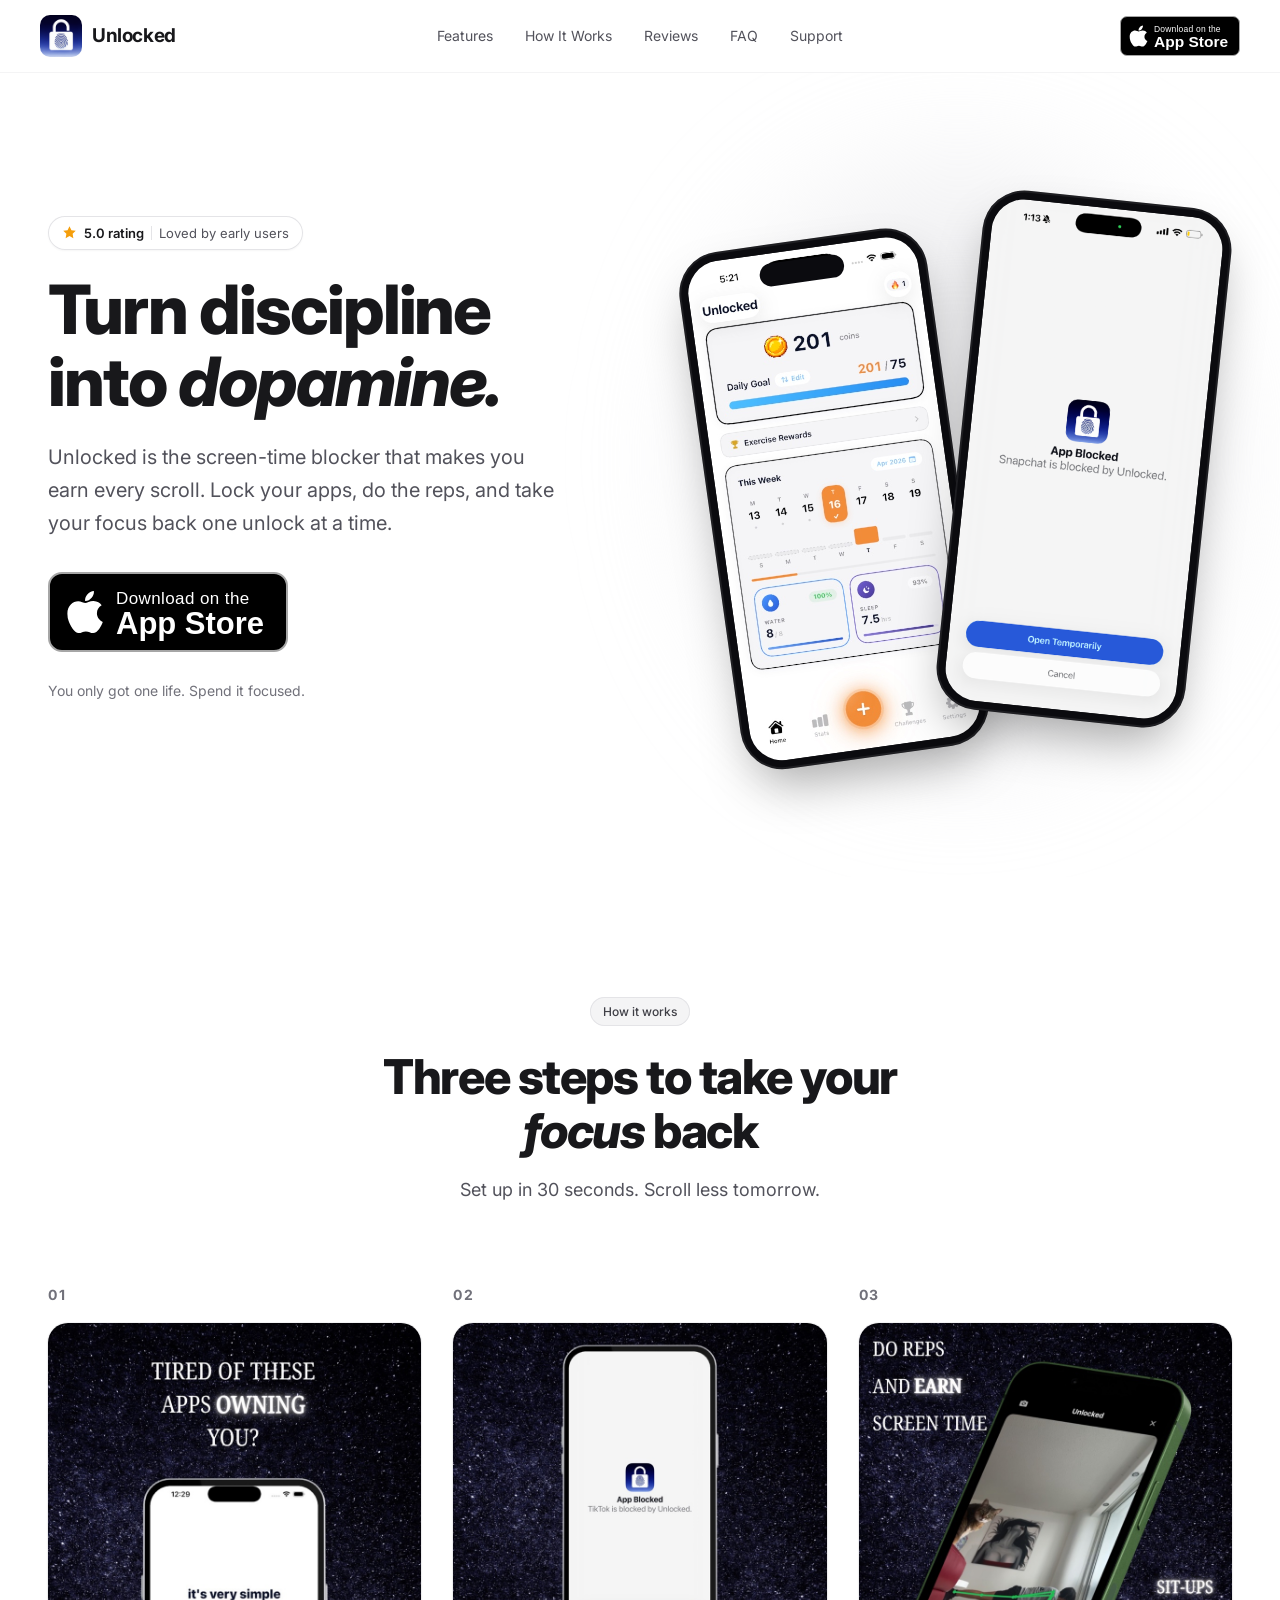
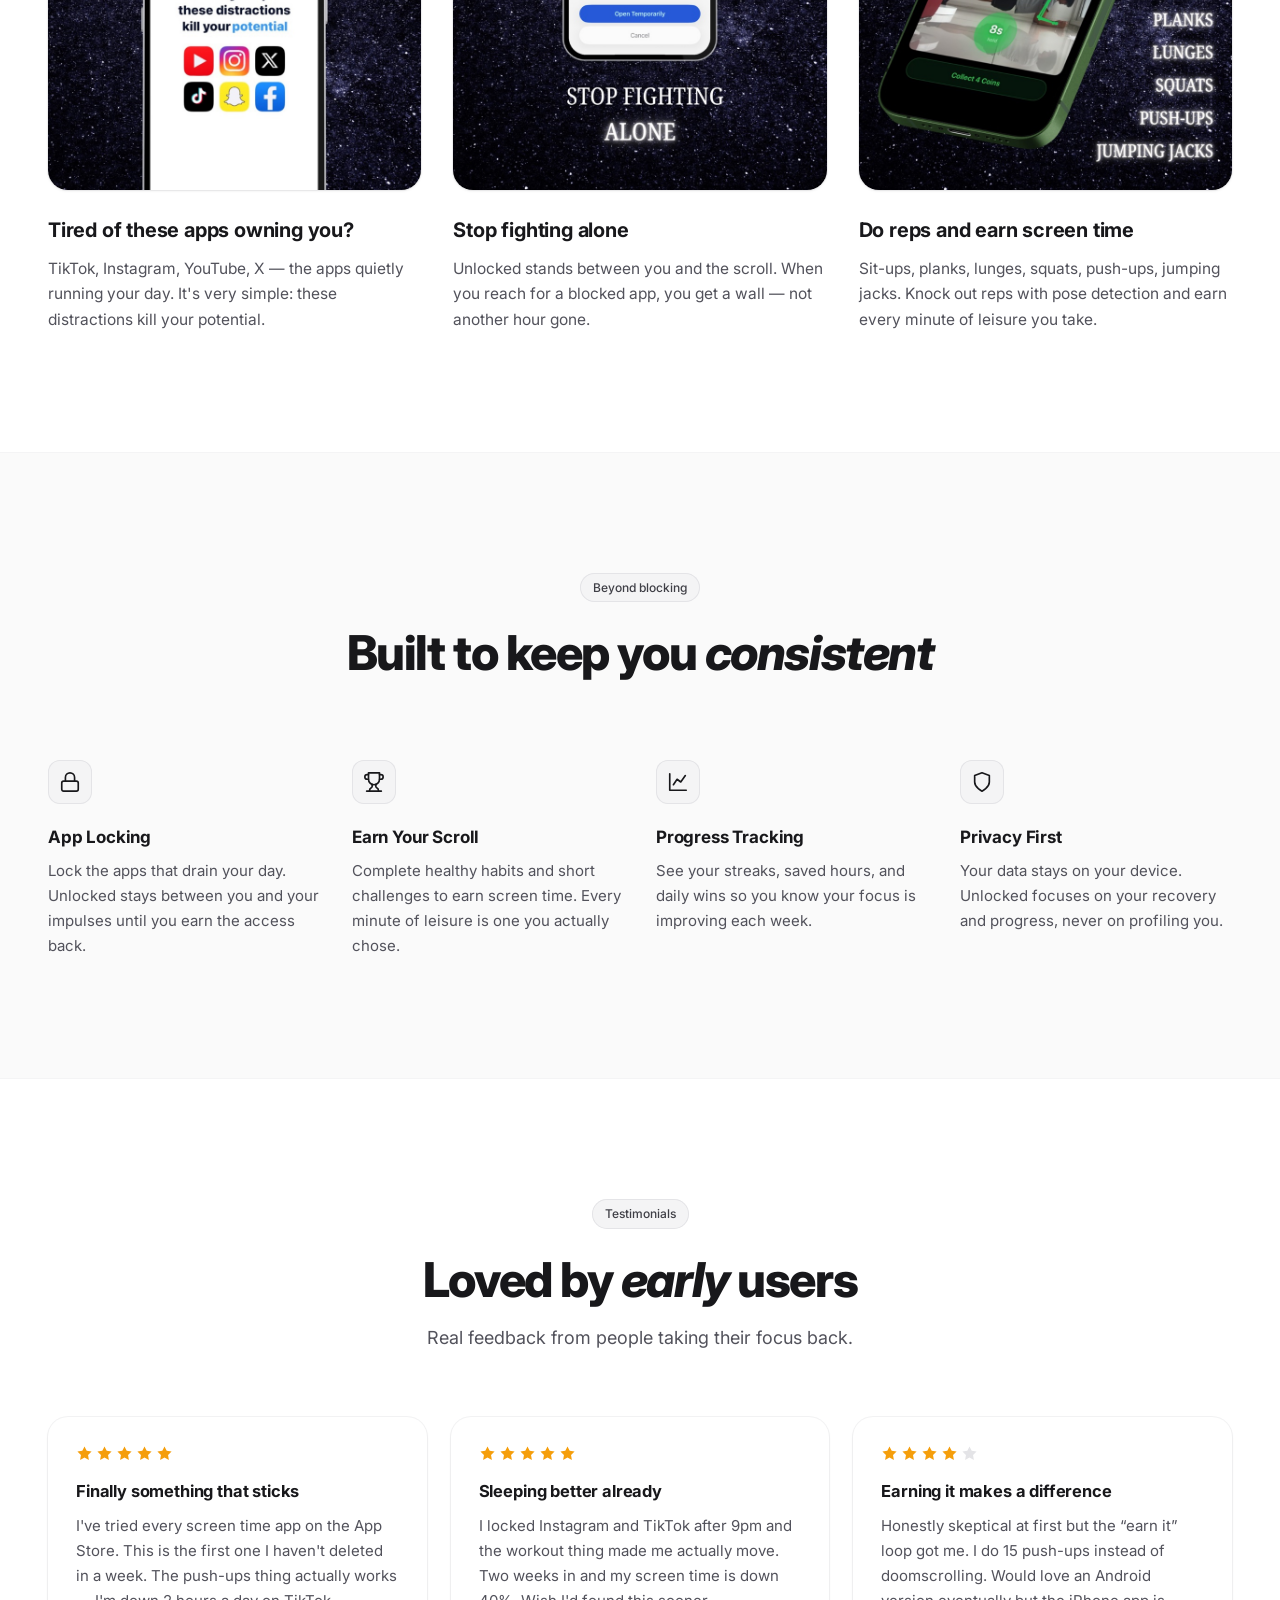
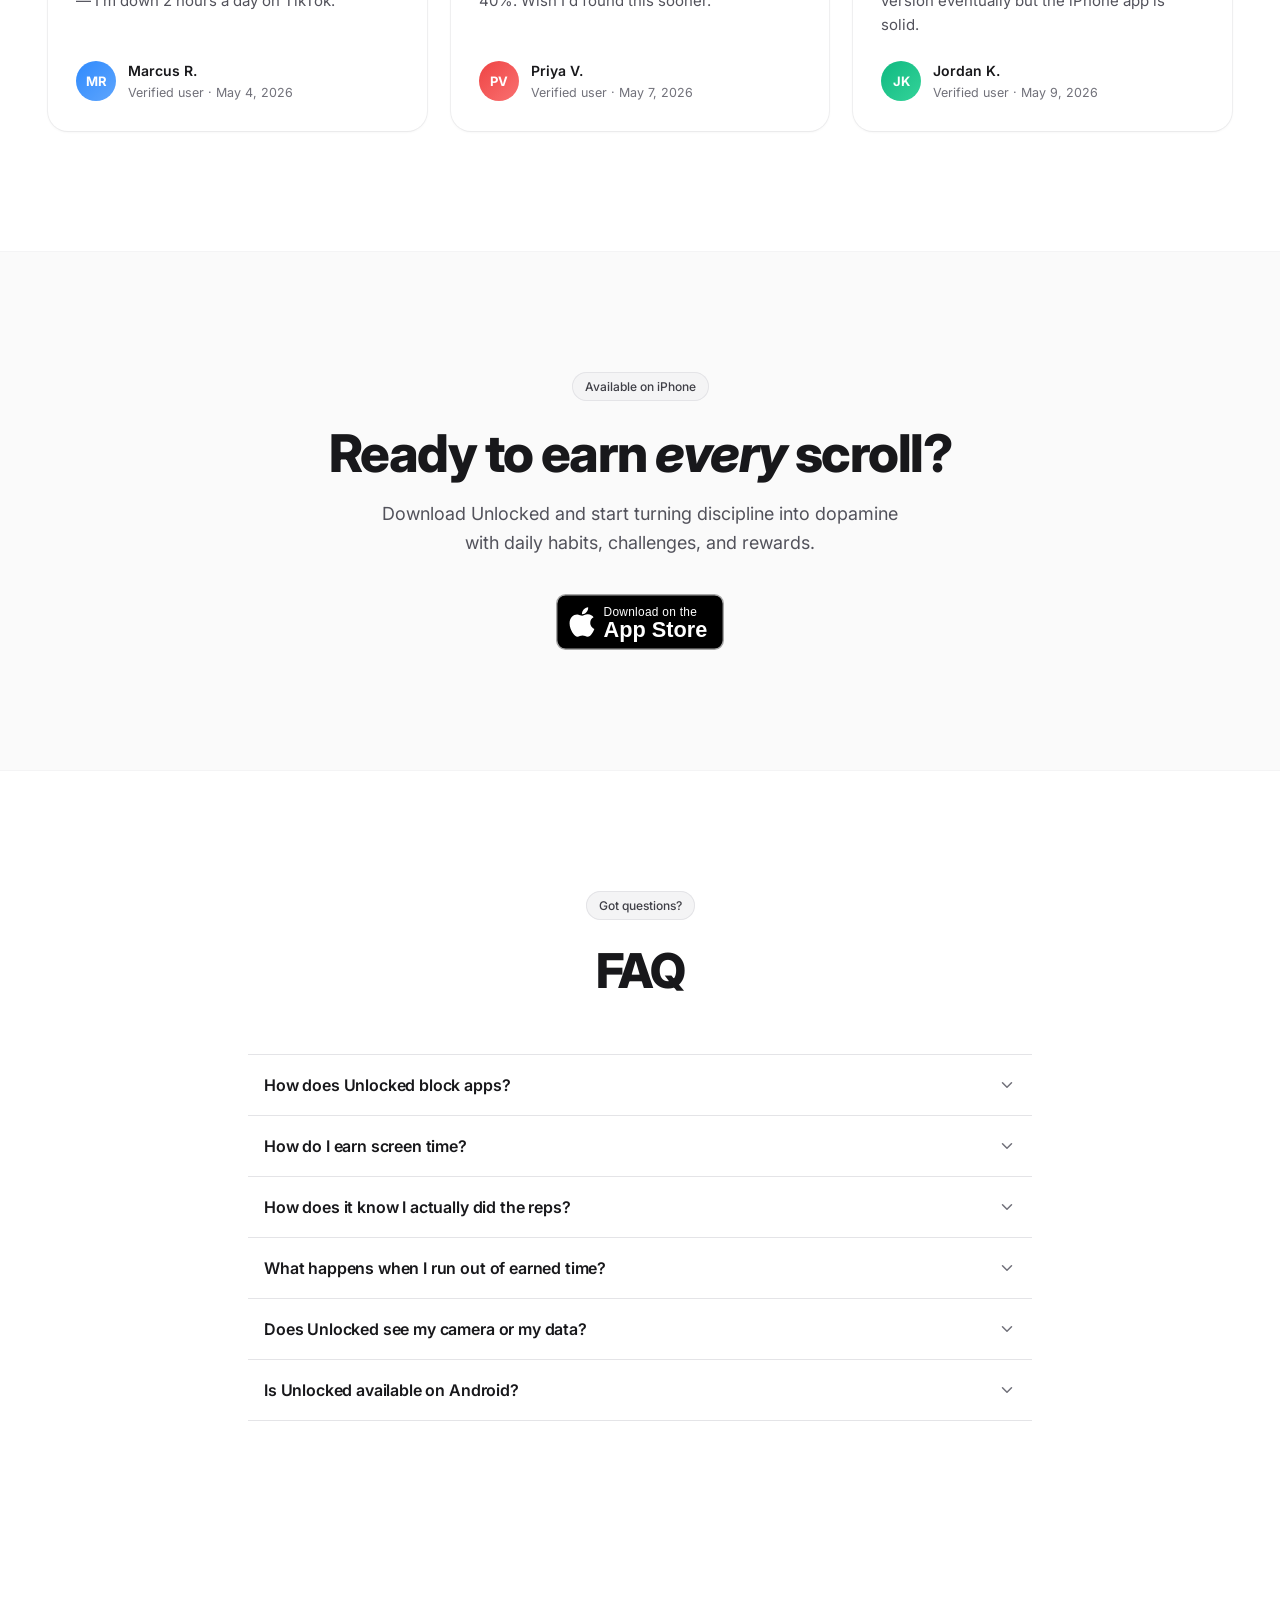
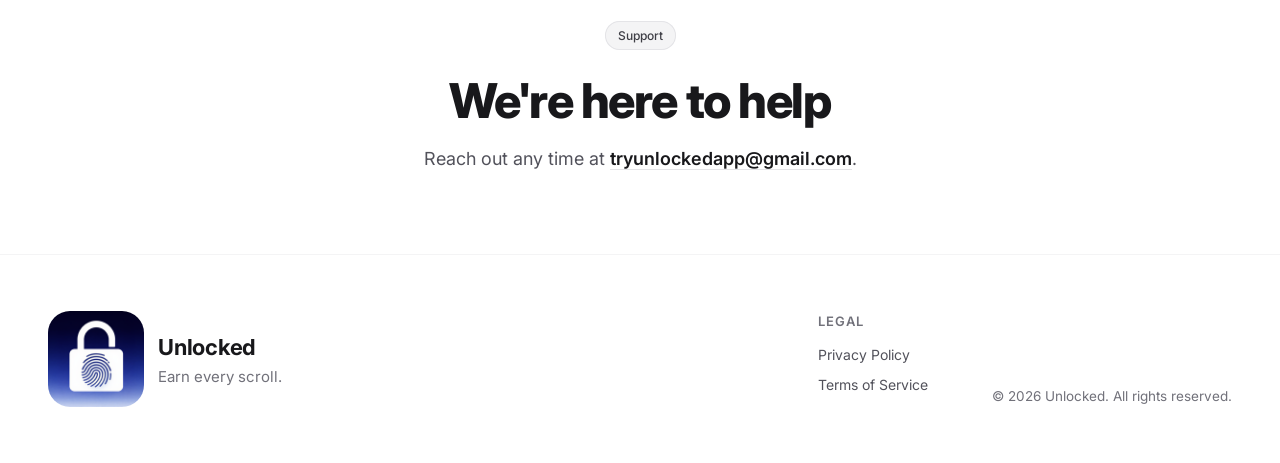
<file: index.html>
<!DOCTYPE html>
<html lang="en">
<head>
  <meta charset="UTF-8" />
  <title>Unlocked – Turn Discipline Into Dopamine</title>
  <meta name="viewport" content="width=device-width, initial-scale=1" />
  <meta
    name="description"
    content="Unlocked is a screen time blocker that helps you earn your scrolls. Build discipline, complete healthy routines, and unlock your apps the right way."
  />
  <meta property="og:title" content="Unlocked – Turn Discipline Into Dopamine" />
  <meta property="og:description" content="Earn every scroll. Lock your apps, build discipline, and reclaim your focus." />
  <meta property="og:image" content="assets/images/unlocked-logo.png" />
  <link rel="icon" type="image/png" href="assets/images/favicon.png" />
  <link rel="apple-touch-icon" href="assets/images/favicon.png" />
  <meta name="theme-color" content="#ffffff" />
  <link rel="preload" as="image" href="assets/images/sc2.png" fetchpriority="high" />
  <link rel="preconnect" href="https://fonts.googleapis.com" />
  <link rel="preconnect" href="https://fonts.gstatic.com" crossorigin />
  <link href="https://fonts.googleapis.com/css2?family=Inter:ital,wght@0,400;0,500;0,600;0,700;0,800;1,700;1,800&display=swap" rel="stylesheet" />
  <link rel="stylesheet" href="styles.css" />
</head>
<body class="page page--light-landing">
  <header class="site-header">
    <div class="site-header__inner">
      <a href="#home" class="site-header__brand">
        <img src="assets/images/unlocked-logo.png" alt="" class="site-header__logo" />
        <span class="site-header__name">Unlocked</span>
      </a>

      <nav class="site-nav">
        <a href="#features" class="site-nav__link">Features</a>
        <a href="#how-it-works" class="site-nav__link">How It Works</a>
        <a href="#testimonials" class="site-nav__link">Reviews</a>
        <a href="#faq" class="site-nav__link">FAQ</a>
        <a href="#support" class="site-nav__link">Support</a>
      </nav>

      <div class="site-header__cta">
        <a
          href="https://apps.apple.com/us/app/unlocked-screen-time-blocker/id6764413366"
          target="_blank"
          rel="noopener noreferrer"
          class="store-badge store-badge--header"
          aria-label="Download Unlocked on the App Store"
        >
          <svg viewBox="0 0 120 40" xmlns="http://www.w3.org/2000/svg" role="img" aria-hidden="true">
            <rect x="0.5" y="0.5" width="119" height="39" rx="6.5" fill="#000" stroke="#a6a6a6" />
            <g transform="translate(9.5, 8) scale(0.047)">
              <path fill="#fff" d="M318.7 268.7c-.2-36.7 16.4-64.4 50-84.8-18.8-26.9-47.2-41.7-84.7-44.6-35.5-2.7-74.3 20.7-88.5 20.7-15 0-49.4-19.7-76.4-19.7C63.3 141.2 4 184.8 4 273.5q0 39.3 14.4 81.2c12.8 36.7 59 126.7 107.2 125.2 25.2-.6 43-17.9 75.8-17.9 31.8 0 48.3 17.9 76.4 17.9 48.6-.7 90.4-82.5 102.6-119.3-65.2-30.7-61.7-90-61.7-91.9zm-56.6-164.2c27.3-32.4 24.8-61.9 24-72.5-24.1 1.4-52 16.4-67.9 34.9-17.5 19.8-27.8 44.3-25.6 71.9 26.1 2 49.9-11.4 69.5-34.3z"/>
            </g>
            <text x="34" y="16" fill="#fff" font-family="-apple-system, 'Helvetica Neue', Helvetica, Arial, sans-serif" font-size="8.5" letter-spacing="0.2">Download on the</text>
            <text x="34" y="31" fill="#fff" font-family="-apple-system, 'Helvetica Neue', Helvetica, Arial, sans-serif" font-size="15.5" font-weight="600">App Store</text>
          </svg>
        </a>
      </div>
    </div>
  </header>

  <main id="home">
    <!-- HERO -->
    <section class="hero">
      <div class="container hero__grid">
        <div class="hero__copy">
          <div class="hero__badge reveal">
            <span class="hero__rating-pill">
              <svg class="hero__star" viewBox="0 0 24 24" aria-hidden="true"><path d="M12 2l3.09 6.26L22 9.27l-5 4.87 1.18 6.88L12 17.77l-6.18 3.25L7 14.14 2 9.27l6.91-1.01L12 2z"/></svg>
              <strong>5.0 rating</strong>
              <span class="hero__rating-divider" aria-hidden="true"></span>
              Loved by early users
            </span>
          </div>

          <h1 class="hero__title reveal reveal-delay-1">
            Turn discipline<br />
            into <em>dopamine.</em>
          </h1>

          <p class="hero__subtitle reveal reveal-delay-2">
            Unlocked is the screen-time blocker that makes you earn every scroll. Lock your apps, do the reps, and take
            your focus back one unlock at a time.
          </p>

          <div class="hero__actions reveal reveal-delay-3">
            <a
              href="https://apps.apple.com/us/app/unlocked-screen-time-blocker/id6764413366"
              target="_blank"
              rel="noopener noreferrer"
              class="store-badge store-badge--hero"
              aria-label="Download Unlocked on the App Store"
            >
              <svg viewBox="0 0 120 40" xmlns="http://www.w3.org/2000/svg" role="img" aria-hidden="true">
                <rect x="0.5" y="0.5" width="119" height="39" rx="6.5" fill="#000" stroke="#a6a6a6" />
                <g transform="translate(9.5, 8) scale(0.047)">
                  <path fill="#fff" d="M318.7 268.7c-.2-36.7 16.4-64.4 50-84.8-18.8-26.9-47.2-41.7-84.7-44.6-35.5-2.7-74.3 20.7-88.5 20.7-15 0-49.4-19.7-76.4-19.7C63.3 141.2 4 184.8 4 273.5q0 39.3 14.4 81.2c12.8 36.7 59 126.7 107.2 125.2 25.2-.6 43-17.9 75.8-17.9 31.8 0 48.3 17.9 76.4 17.9 48.6-.7 90.4-82.5 102.6-119.3-65.2-30.7-61.7-90-61.7-91.9zm-56.6-164.2c27.3-32.4 24.8-61.9 24-72.5-24.1 1.4-52 16.4-67.9 34.9-17.5 19.8-27.8 44.3-25.6 71.9 26.1 2 49.9-11.4 69.5-34.3z"/>
                </g>
                <text x="34" y="16" fill="#fff" font-family="-apple-system, 'Helvetica Neue', Helvetica, Arial, sans-serif" font-size="8.5" letter-spacing="0.2">Download on the</text>
                <text x="34" y="31" fill="#fff" font-family="-apple-system, 'Helvetica Neue', Helvetica, Arial, sans-serif" font-size="15.5" font-weight="600">App Store</text>
              </svg>
            </a>
          </div>

          <p class="hero__meta reveal reveal-delay-3">You only got one life. Spend it focused.</p>
        </div>

        <div class="hero__device reveal reveal-delay-2">
          <div class="hero__glow" aria-hidden="true"></div>

          <div class="phone phone--left">
            <div class="phone__notch" aria-hidden="true"></div>
            <img src="assets/images/sc2.png" alt="Unlocked home dashboard showing coins, daily goal, and weekly progress" class="phone__screen" width="402" height="874" />
          </div>

          <div class="phone phone--right">
            <img src="assets/images/blocked-screen.png" alt="Unlocked block screen: Snapchat is blocked by Unlocked" class="phone__screen" width="660" height="1434" />
          </div>
        </div>
      </div>
    </section>

    <!-- HOW IT WORKS -->
    <section class="section" id="how-it-works">
      <div class="container">
        <div class="section__header">
          <span class="section__pill">How it works</span>
          <h2 class="section__title">Three steps to take your <em>focus</em> back</h2>
          <p class="section__subtitle">Set up in 30 seconds. Scroll less tomorrow.</p>
        </div>

        <div class="steps">
          <article class="step reveal">
            <span class="step__number">01</span>
            <div class="step__media">
              <img src="assets/images/step-1.jpg?v=2" alt="Tired of these apps owning you? — distractions kill your potential" loading="lazy" />
            </div>
            <h3 class="step__title">Tired of these apps owning you?</h3>
            <p class="step__text">
              TikTok, Instagram, YouTube, X — the apps quietly running your day. It&apos;s very simple: these
              distractions kill your potential.
            </p>
          </article>

          <article class="step reveal reveal-delay-1">
            <span class="step__number">02</span>
            <div class="step__media">
              <img src="assets/images/step-2.jpg?v=2" alt="Stop fighting alone — TikTok is blocked by Unlocked" loading="lazy" />
            </div>
            <h3 class="step__title">Stop fighting alone</h3>
            <p class="step__text">
              Unlocked stands between you and the scroll. When you reach for a blocked app, you get a wall — not
              another hour gone.
            </p>
          </article>

          <article class="step reveal reveal-delay-2">
            <span class="step__number">03</span>
            <div class="step__media">
              <img src="assets/images/step-3.jpg?v=2" alt="Do reps and earn screen time — sit-ups, planks, lunges, squats, push-ups, jumping jacks" loading="lazy" />
            </div>
            <h3 class="step__title">Do reps and earn screen time</h3>
            <p class="step__text">
              Sit-ups, planks, lunges, squats, push-ups, jumping jacks. Knock out reps with pose detection and earn
              every minute of leisure you take.
            </p>
          </article>
        </div>
      </div>
    </section>

    <!-- FEATURES -->
    <section class="section section--band" id="features">
      <div class="container">
        <div class="section__header">
          <span class="section__pill">Beyond blocking</span>
          <h2 class="section__title">Built to keep you <em>consistent</em></h2>
        </div>

        <div class="features">
          <article class="feature reveal">
            <div class="feature__icon">
              <svg viewBox="0 0 24 24" fill="none" stroke="currentColor" stroke-width="1.8" stroke-linecap="round" stroke-linejoin="round" aria-hidden="true">
                <rect x="3" y="11" width="18" height="11" rx="2" ry="2"></rect>
                <path d="M7 11V7a5 5 0 0 1 10 0v4"></path>
              </svg>
            </div>
            <h3 class="feature__title">App Locking</h3>
            <p class="feature__text">
              Lock the apps that drain your day. Unlocked stays between you and your impulses until you earn the
              access back.
            </p>
          </article>

          <article class="feature reveal reveal-delay-1">
            <div class="feature__icon">
              <svg viewBox="0 0 24 24" fill="none" stroke="currentColor" stroke-width="1.8" stroke-linecap="round" stroke-linejoin="round" aria-hidden="true">
                <path d="M6 9H4.5a2.5 2.5 0 0 1 0-5H6"></path>
                <path d="M18 9h1.5a2.5 2.5 0 0 0 0-5H18"></path>
                <path d="M4 22h16"></path>
                <path d="M10 14.66V17c0 .55-.47.98-.97 1.21C7.85 18.75 7 20.24 7 22"></path>
                <path d="M14 14.66V17c0 .55.47.98.97 1.21C16.15 18.75 17 20.24 17 22"></path>
                <path d="M18 2H6v7a6 6 0 0 0 12 0V2Z"></path>
              </svg>
            </div>
            <h3 class="feature__title">Earn Your Scroll</h3>
            <p class="feature__text">
              Complete healthy habits and short challenges to earn screen time. Every minute of leisure is one you
              actually chose.
            </p>
          </article>

          <article class="feature reveal reveal-delay-2">
            <div class="feature__icon">
              <svg viewBox="0 0 24 24" fill="none" stroke="currentColor" stroke-width="1.8" stroke-linecap="round" stroke-linejoin="round" aria-hidden="true">
                <path d="M3 3v18h18"></path>
                <path d="M7 15l4-6 4 3 5-7"></path>
              </svg>
            </div>
            <h3 class="feature__title">Progress Tracking</h3>
            <p class="feature__text">
              See your streaks, saved hours, and daily wins so you know your focus is improving each week.
            </p>
          </article>

          <article class="feature reveal reveal-delay-3">
            <div class="feature__icon">
              <svg viewBox="0 0 24 24" fill="none" stroke="currentColor" stroke-width="1.8" stroke-linecap="round" stroke-linejoin="round" aria-hidden="true">
                <path d="M12 22s8-4 8-10V5l-8-3-8 3v7c0 6 8 10 8 10z"></path>
              </svg>
            </div>
            <h3 class="feature__title">Privacy First</h3>
            <p class="feature__text">
              Your data stays on your device. Unlocked focuses on your recovery and progress, never on profiling you.
            </p>
          </article>
        </div>
      </div>
    </section>

    <!-- TESTIMONIALS -->
    <section class="section" id="testimonials">
      <div class="container">
        <div class="section__header">
          <span class="section__pill">Testimonials</span>
          <h2 class="section__title">Loved by <em>early</em> users</h2>
          <p class="section__subtitle">Real feedback from people taking their focus back.</p>
        </div>

        <div class="testimonials">
          <article class="testimonial reveal">
            <div class="review-stars" aria-label="5 out of 5 stars">
              <svg viewBox="0 0 24 24" aria-hidden="true"><path d="M12 2l3.09 6.26L22 9.27l-5 4.87 1.18 6.88L12 17.77l-6.18 3.25L7 14.14 2 9.27l6.91-1.01L12 2z"/></svg>
              <svg viewBox="0 0 24 24" aria-hidden="true"><path d="M12 2l3.09 6.26L22 9.27l-5 4.87 1.18 6.88L12 17.77l-6.18 3.25L7 14.14 2 9.27l6.91-1.01L12 2z"/></svg>
              <svg viewBox="0 0 24 24" aria-hidden="true"><path d="M12 2l3.09 6.26L22 9.27l-5 4.87 1.18 6.88L12 17.77l-6.18 3.25L7 14.14 2 9.27l6.91-1.01L12 2z"/></svg>
              <svg viewBox="0 0 24 24" aria-hidden="true"><path d="M12 2l3.09 6.26L22 9.27l-5 4.87 1.18 6.88L12 17.77l-6.18 3.25L7 14.14 2 9.27l6.91-1.01L12 2z"/></svg>
              <svg viewBox="0 0 24 24" aria-hidden="true"><path d="M12 2l3.09 6.26L22 9.27l-5 4.87 1.18 6.88L12 17.77l-6.18 3.25L7 14.14 2 9.27l6.91-1.01L12 2z"/></svg>
            </div>
            <h3 class="testimonial__title">Finally something that sticks</h3>
            <p class="testimonial__quote">
              I&apos;ve tried every screen time app on the App Store. This is the first one I haven&apos;t deleted in a
              week. The push-ups thing actually works — I&apos;m down 2 hours a day on TikTok.
            </p>
            <div class="testimonial__author">
              <span class="avatar" style="background: linear-gradient(135deg, #2f8afd, #5ea5fd);">MR</span>
              <div>
                <p class="testimonial__name">Marcus R.</p>
                <p class="testimonial__meta">Verified user · May 4, 2026</p>
              </div>
            </div>
          </article>

          <article class="testimonial reveal reveal-delay-1">
            <div class="review-stars" aria-label="5 out of 5 stars">
              <svg viewBox="0 0 24 24" aria-hidden="true"><path d="M12 2l3.09 6.26L22 9.27l-5 4.87 1.18 6.88L12 17.77l-6.18 3.25L7 14.14 2 9.27l6.91-1.01L12 2z"/></svg>
              <svg viewBox="0 0 24 24" aria-hidden="true"><path d="M12 2l3.09 6.26L22 9.27l-5 4.87 1.18 6.88L12 17.77l-6.18 3.25L7 14.14 2 9.27l6.91-1.01L12 2z"/></svg>
              <svg viewBox="0 0 24 24" aria-hidden="true"><path d="M12 2l3.09 6.26L22 9.27l-5 4.87 1.18 6.88L12 17.77l-6.18 3.25L7 14.14 2 9.27l6.91-1.01L12 2z"/></svg>
              <svg viewBox="0 0 24 24" aria-hidden="true"><path d="M12 2l3.09 6.26L22 9.27l-5 4.87 1.18 6.88L12 17.77l-6.18 3.25L7 14.14 2 9.27l6.91-1.01L12 2z"/></svg>
              <svg viewBox="0 0 24 24" aria-hidden="true"><path d="M12 2l3.09 6.26L22 9.27l-5 4.87 1.18 6.88L12 17.77l-6.18 3.25L7 14.14 2 9.27l6.91-1.01L12 2z"/></svg>
            </div>
            <h3 class="testimonial__title">Sleeping better already</h3>
            <p class="testimonial__quote">
              I locked Instagram and TikTok after 9pm and the workout thing made me actually move. Two weeks in and my
              screen time is down 40%. Wish I&apos;d found this sooner.
            </p>
            <div class="testimonial__author">
              <span class="avatar" style="background: linear-gradient(135deg, #ef4444, #f97171);">PV</span>
              <div>
                <p class="testimonial__name">Priya V.</p>
                <p class="testimonial__meta">Verified user · May 7, 2026</p>
              </div>
            </div>
          </article>

          <article class="testimonial reveal reveal-delay-2">
            <div class="review-stars" aria-label="4 out of 5 stars">
              <svg viewBox="0 0 24 24" aria-hidden="true"><path d="M12 2l3.09 6.26L22 9.27l-5 4.87 1.18 6.88L12 17.77l-6.18 3.25L7 14.14 2 9.27l6.91-1.01L12 2z"/></svg>
              <svg viewBox="0 0 24 24" aria-hidden="true"><path d="M12 2l3.09 6.26L22 9.27l-5 4.87 1.18 6.88L12 17.77l-6.18 3.25L7 14.14 2 9.27l6.91-1.01L12 2z"/></svg>
              <svg viewBox="0 0 24 24" aria-hidden="true"><path d="M12 2l3.09 6.26L22 9.27l-5 4.87 1.18 6.88L12 17.77l-6.18 3.25L7 14.14 2 9.27l6.91-1.01L12 2z"/></svg>
              <svg viewBox="0 0 24 24" aria-hidden="true"><path d="M12 2l3.09 6.26L22 9.27l-5 4.87 1.18 6.88L12 17.77l-6.18 3.25L7 14.14 2 9.27l6.91-1.01L12 2z"/></svg>
              <svg viewBox="0 0 24 24" aria-hidden="true" class="is-empty"><path d="M12 2l3.09 6.26L22 9.27l-5 4.87 1.18 6.88L12 17.77l-6.18 3.25L7 14.14 2 9.27l6.91-1.01L12 2z"/></svg>
            </div>
            <h3 class="testimonial__title">Earning it makes a difference</h3>
            <p class="testimonial__quote">
              Honestly skeptical at first but the &ldquo;earn it&rdquo; loop got me. I do 15 push-ups instead of
              doomscrolling. Would love an Android version eventually but the iPhone app is solid.
            </p>
            <div class="testimonial__author">
              <span class="avatar" style="background: linear-gradient(135deg, #10b981, #34d399);">JK</span>
              <div>
                <p class="testimonial__name">Jordan K.</p>
                <p class="testimonial__meta">Verified user · May 9, 2026</p>
              </div>
            </div>
          </article>
        </div>
      </div>
    </section>

    <!-- CTA -->
    <section class="cta" id="download">
      <div class="container cta__inner">
        <span class="section__pill reveal">Available on iPhone</span>
        <h2 class="cta__title reveal reveal-delay-1">Ready to earn <em>every</em> scroll?</h2>
        <p class="cta__subtitle reveal reveal-delay-2">
          Download Unlocked and start turning discipline into dopamine with daily habits, challenges, and rewards.
        </p>
        <a
          href="https://apps.apple.com/us/app/unlocked-screen-time-blocker/id6764413366"
          target="_blank"
          rel="noopener noreferrer"
          class="store-badge store-badge--cta reveal reveal-delay-3"
          aria-label="Download Unlocked on the App Store"
        >
          <svg viewBox="0 0 120 40" xmlns="http://www.w3.org/2000/svg" role="img" aria-hidden="true">
            <rect x="0.5" y="0.5" width="119" height="39" rx="6.5" fill="#000" stroke="#a6a6a6" />
            <g transform="translate(9.5, 8) scale(0.047)">
              <path fill="#fff" d="M318.7 268.7c-.2-36.7 16.4-64.4 50-84.8-18.8-26.9-47.2-41.7-84.7-44.6-35.5-2.7-74.3 20.7-88.5 20.7-15 0-49.4-19.7-76.4-19.7C63.3 141.2 4 184.8 4 273.5q0 39.3 14.4 81.2c12.8 36.7 59 126.7 107.2 125.2 25.2-.6 43-17.9 75.8-17.9 31.8 0 48.3 17.9 76.4 17.9 48.6-.7 90.4-82.5 102.6-119.3-65.2-30.7-61.7-90-61.7-91.9zm-56.6-164.2c27.3-32.4 24.8-61.9 24-72.5-24.1 1.4-52 16.4-67.9 34.9-17.5 19.8-27.8 44.3-25.6 71.9 26.1 2 49.9-11.4 69.5-34.3z"/>
            </g>
            <text x="34" y="16" fill="#fff" font-family="-apple-system, 'Helvetica Neue', Helvetica, Arial, sans-serif" font-size="8.5" letter-spacing="0.2">Download on the</text>
            <text x="34" y="31" fill="#fff" font-family="-apple-system, 'Helvetica Neue', Helvetica, Arial, sans-serif" font-size="15.5" font-weight="600">App Store</text>
          </svg>
        </a>
      </div>
    </section>

    <!-- FAQ -->
    <section class="section" id="faq">
      <div class="container faq__container">
        <div class="section__header">
          <span class="section__pill">Got questions?</span>
          <h2 class="section__title">FAQ</h2>
        </div>

        <div class="faq">
          <div class="faq__item">
            <button class="faq__question" aria-expanded="false">
              <span>How does Unlocked block apps?</span>
              <svg class="faq__chevron" viewBox="0 0 24 24" fill="none" stroke="currentColor" stroke-width="2" stroke-linecap="round" stroke-linejoin="round" aria-hidden="true"><path d="M6 9l6 6 6-6"></path></svg>
            </button>
            <div class="faq__answer">
              <p>
                Unlocked uses Apple&apos;s Screen Time controls. Pick the apps that drain your day — TikTok, Instagram,
                Snapchat, YouTube — and Unlocked puts a block screen in front of them until you&apos;ve earned time.
              </p>
            </div>
          </div>

          <div class="faq__item">
            <button class="faq__question" aria-expanded="false">
              <span>How do I earn screen time?</span>
              <svg class="faq__chevron" viewBox="0 0 24 24" fill="none" stroke="currentColor" stroke-width="2" stroke-linecap="round" stroke-linejoin="round" aria-hidden="true"><path d="M6 9l6 6 6-6"></path></svg>
            </button>
            <div class="faq__answer">
              <p>
                Do reps. Sit-ups, planks, lunges, squats, push-ups, jumping jacks — your camera counts them with pose
                detection, and every rep converts into minutes of unlocked time.
              </p>
            </div>
          </div>

          <div class="faq__item">
            <button class="faq__question" aria-expanded="false">
              <span>How does it know I actually did the reps?</span>
              <svg class="faq__chevron" viewBox="0 0 24 24" fill="none" stroke="currentColor" stroke-width="2" stroke-linecap="round" stroke-linejoin="round" aria-hidden="true"><path d="M6 9l6 6 6-6"></path></svg>
            </button>
            <div class="faq__answer">
              <p>
                Pose detection watches your form in real time and only counts full reps. No propping the phone up and
                walking away — half reps don&apos;t count.
              </p>
            </div>
          </div>

          <div class="faq__item">
            <button class="faq__question" aria-expanded="false">
              <span>What happens when I run out of earned time?</span>
              <svg class="faq__chevron" viewBox="0 0 24 24" fill="none" stroke="currentColor" stroke-width="2" stroke-linecap="round" stroke-linejoin="round" aria-hidden="true"><path d="M6 9l6 6 6-6"></path></svg>
            </button>
            <div class="faq__answer">
              <p>
                The block screen comes back. You can earn more whenever you want — the point is that every scroll is
                one you chose to work for.
              </p>
            </div>
          </div>

          <div class="faq__item">
            <button class="faq__question" aria-expanded="false">
              <span>Does Unlocked see my camera or my data?</span>
              <svg class="faq__chevron" viewBox="0 0 24 24" fill="none" stroke="currentColor" stroke-width="2" stroke-linecap="round" stroke-linejoin="round" aria-hidden="true"><path d="M6 9l6 6 6-6"></path></svg>
            </button>
            <div class="faq__answer">
              <p>
                No. Rep counting happens on your device and your data stays there. Unlocked never uploads camera
                footage and never profiles you.
              </p>
            </div>
          </div>

          <div class="faq__item">
            <button class="faq__question" aria-expanded="false">
              <span>Is Unlocked available on Android?</span>
              <svg class="faq__chevron" viewBox="0 0 24 24" fill="none" stroke="currentColor" stroke-width="2" stroke-linecap="round" stroke-linejoin="round" aria-hidden="true"><path d="M6 9l6 6 6-6"></path></svg>
            </button>
            <div class="faq__answer">
              <p>iPhone only for now. Android is on the roadmap.</p>
            </div>
          </div>
        </div>
      </div>
    </section>

    <!-- SUPPORT -->
    <section class="section section--support" id="support">
      <div class="container">
        <div class="section__header">
          <span class="section__pill">Support</span>
          <h2 class="section__title">We&apos;re here to help</h2>
          <p class="section__subtitle">
            Reach out any time at
            <a href="mailto:tryunlockedapp@gmail.com" class="support__link">tryunlockedapp@gmail.com</a>.
          </p>
        </div>
      </div>
    </section>
  </main>

  <!-- FOOTER -->
  <footer class="site-footer">
    <div class="container site-footer__inner">
      <div class="site-footer__brand">
        <img src="assets/images/unlocked-logo.png" alt="Unlocked" class="site-footer__logo" />
        <div>
          <span class="site-footer__name">Unlocked</span>
          <p class="site-footer__tagline">Earn every scroll.</p>
        </div>
      </div>
      <div class="site-footer__legal">
        <h3 class="site-footer__legal-title">Legal</h3>
        <a href="privacy.html" class="site-footer__link">Privacy Policy</a>
        <a href="terms.html" class="site-footer__link">Terms of Service</a>
      </div>
      <div class="site-footer__meta">
        <span>&copy; <span id="year"></span> Unlocked. All rights reserved.</span>
      </div>
    </div>
    <script>
      document.getElementById('year').textContent = new Date().getFullYear();

      // FAQ accordion
      document.querySelectorAll('.faq__question').forEach((btn) => {
        btn.addEventListener('click', () => {
          const item = btn.parentElement;
          const open = item.classList.toggle('is-open');
          btn.setAttribute('aria-expanded', open);
        });
      });

      // Reveal-on-scroll
      const revealEls = document.querySelectorAll('.reveal');
      if ('IntersectionObserver' in window && revealEls.length) {
        const io = new IntersectionObserver((entries) => {
          entries.forEach((entry) => {
            if (entry.isIntersecting) {
              entry.target.classList.add('is-visible');
              io.unobserve(entry.target);
            }
          });
        }, { threshold: 0.12, rootMargin: '0px 0px -40px 0px' });
        revealEls.forEach((el) => io.observe(el));
      } else {
        revealEls.forEach((el) => el.classList.add('is-visible'));
      }
    </script>
  </footer>
</body>
</html>
</file>
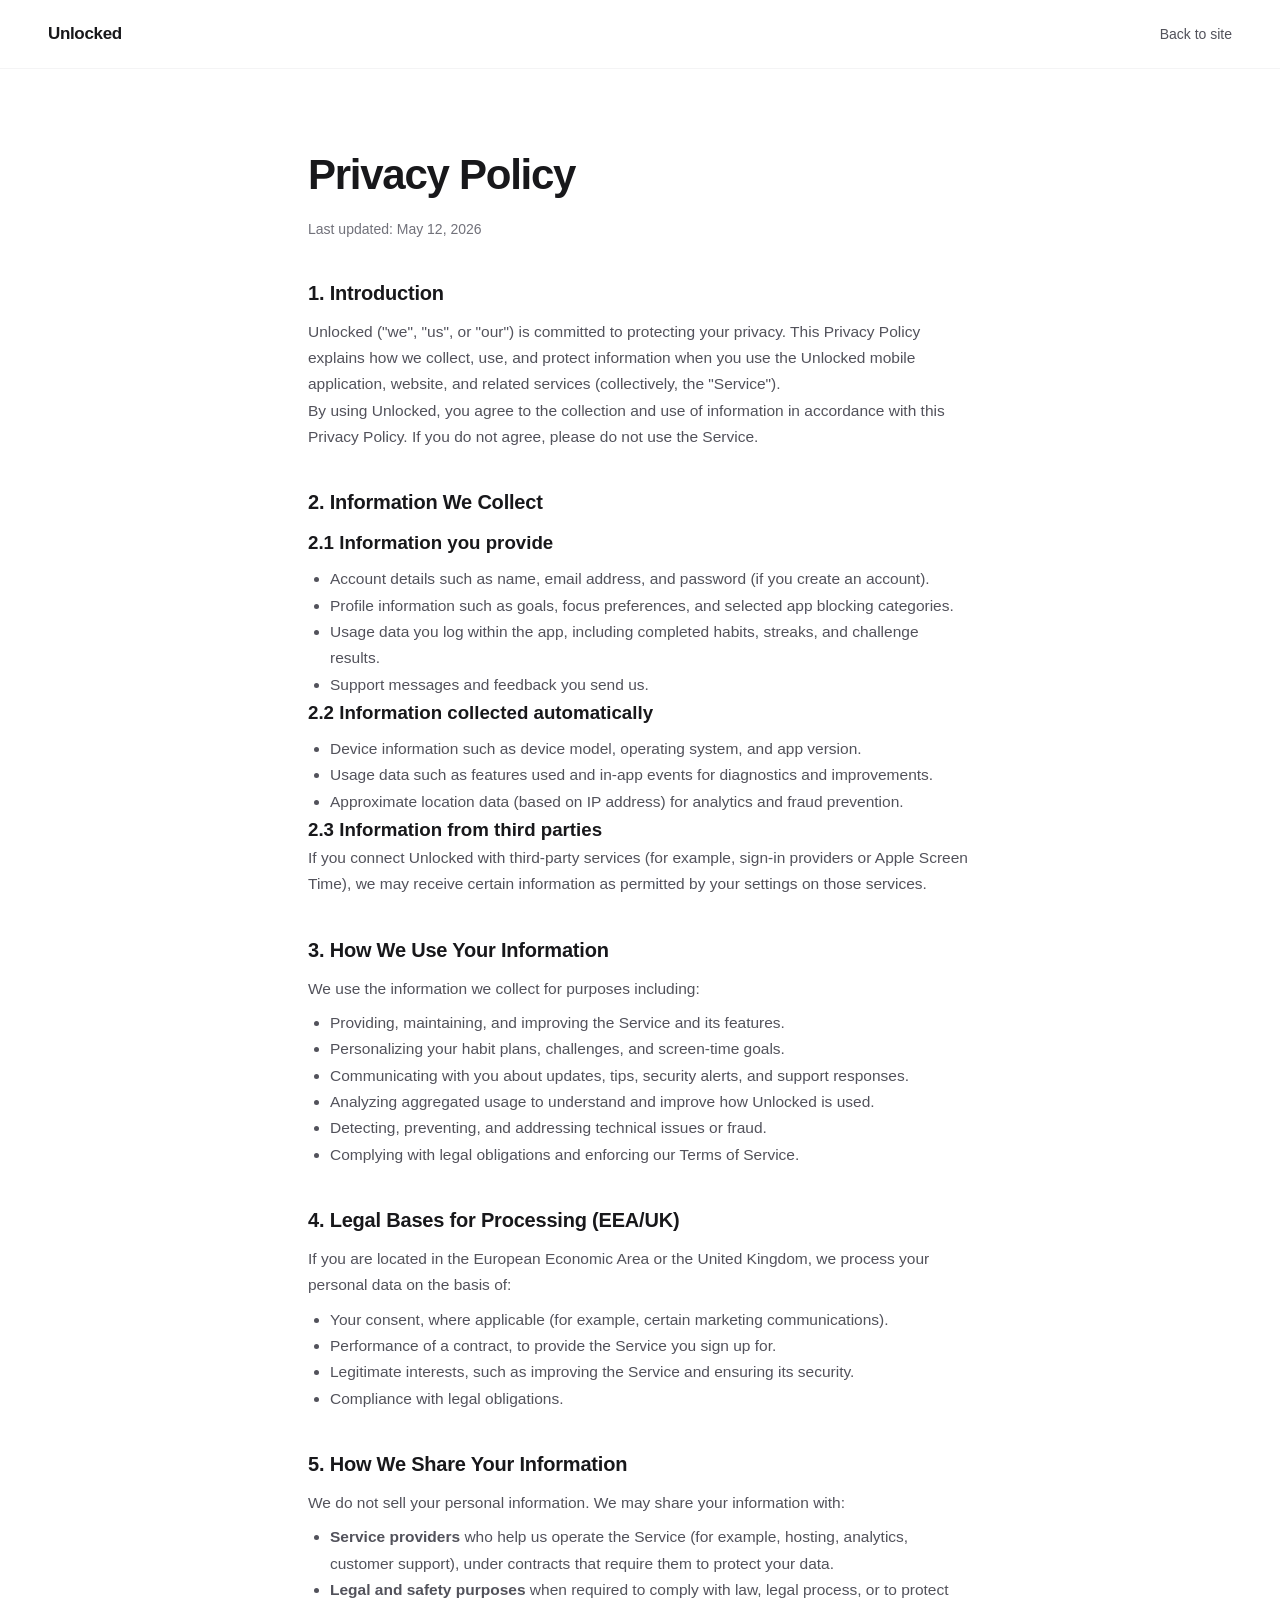
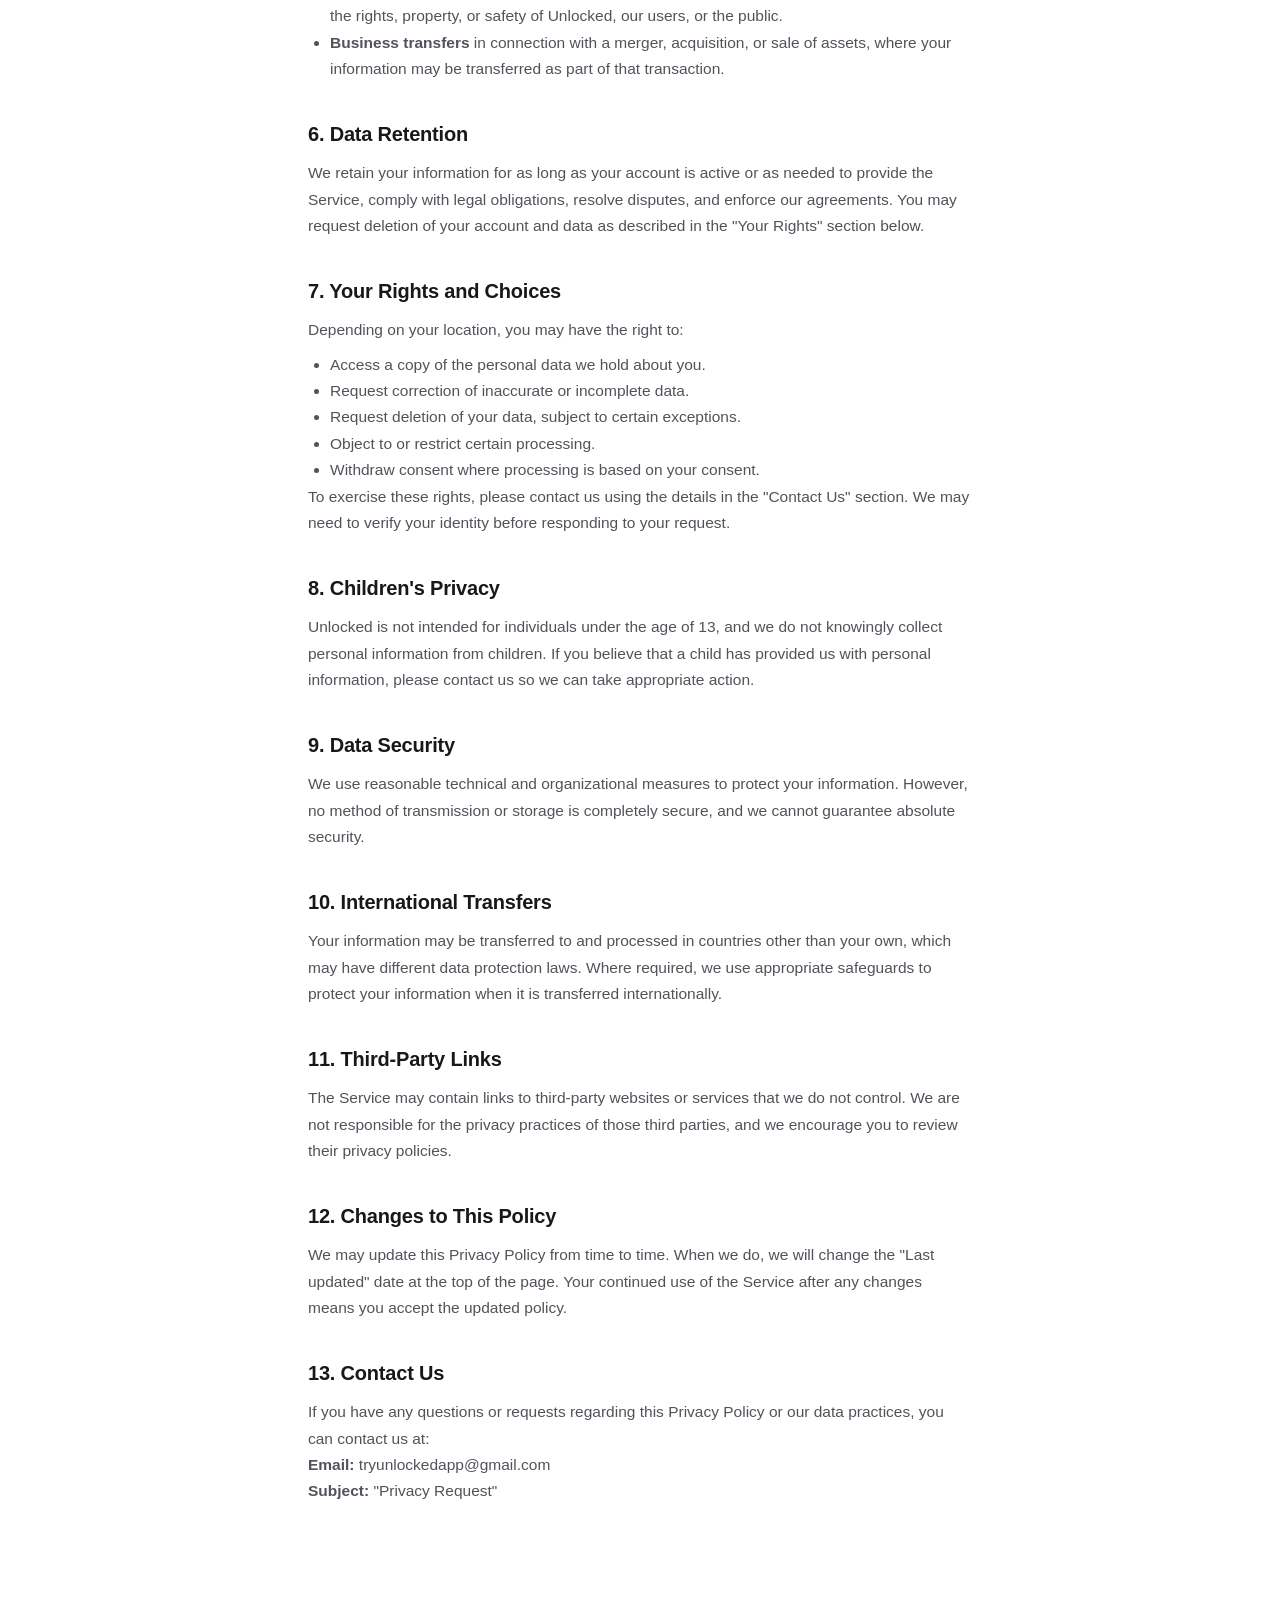
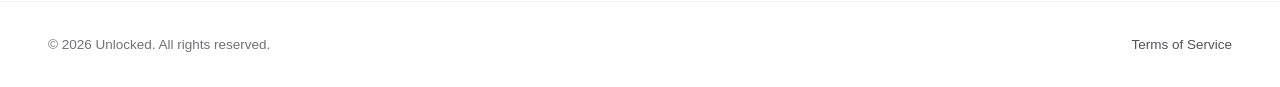
<file: privacy.html>
<!DOCTYPE html>
<html lang="en">
<head>
  <meta charset="UTF-8" />
  <title>Unlocked – Privacy Policy</title>
  <meta name="viewport" content="width=device-width, initial-scale=1" />
  <link rel="icon" type="image/png" href="assets/images/favicon.png" />
  <link rel="apple-touch-icon" href="assets/images/favicon.png" />
  <meta name="theme-color" content="#0a0a0a" />
  <link rel="stylesheet" href="styles.css" />
</head>
<body class="page page--light">
  <header class="header header--simple">
    <div class="container header__inner">
      <a href="index.html" class="logo">
        <span class="logo__text">Unlocked</span>
      </a>
      <a href="index.html" class="nav__link nav__link--muted">Back to site</a>
    </div>
  </header>

  <main class="legal">
    <div class="container legal__inner">
      <h1 class="legal__title">Privacy Policy</h1>
      <p class="legal__updated">Last updated: <span>May 12, 2026</span></p>

      <section class="legal__section">
        <h2>1. Introduction</h2>
        <p>
          Unlocked (&quot;we&quot;, &quot;us&quot;, or &quot;our&quot;) is committed to protecting your privacy. This Privacy Policy
          explains how we collect, use, and protect information when you use the Unlocked mobile application, website, and related
          services (collectively, the &quot;Service&quot;).
        </p>
        <p>
          By using Unlocked, you agree to the collection and use of information in accordance with this Privacy Policy. If you do not
          agree, please do not use the Service.
        </p>
      </section>

      <section class="legal__section">
        <h2>2. Information We Collect</h2>
        <h3>2.1 Information you provide</h3>
        <ul>
          <li>Account details such as name, email address, and password (if you create an account).</li>
          <li>Profile information such as goals, focus preferences, and selected app blocking categories.</li>
          <li>Usage data you log within the app, including completed habits, streaks, and challenge results.</li>
          <li>Support messages and feedback you send us.</li>
        </ul>

        <h3>2.2 Information collected automatically</h3>
        <ul>
          <li>Device information such as device model, operating system, and app version.</li>
          <li>Usage data such as features used and in‑app events for diagnostics and improvements.</li>
          <li>Approximate location data (based on IP address) for analytics and fraud prevention.</li>
        </ul>

        <h3>2.3 Information from third parties</h3>
        <p>
          If you connect Unlocked with third‑party services (for example, sign‑in providers or Apple Screen Time), we may receive certain
          information as permitted by your settings on those services.
        </p>
      </section>

      <section class="legal__section">
        <h2>3. How We Use Your Information</h2>
        <p>We use the information we collect for purposes including:</p>
        <ul>
          <li>Providing, maintaining, and improving the Service and its features.</li>
          <li>Personalizing your habit plans, challenges, and screen-time goals.</li>
          <li>Communicating with you about updates, tips, security alerts, and support responses.</li>
          <li>Analyzing aggregated usage to understand and improve how Unlocked is used.</li>
          <li>Detecting, preventing, and addressing technical issues or fraud.</li>
          <li>Complying with legal obligations and enforcing our Terms of Service.</li>
        </ul>
      </section>

      <section class="legal__section">
        <h2>4. Legal Bases for Processing (EEA/UK)</h2>
        <p>If you are located in the European Economic Area or the United Kingdom, we process your personal data on the basis of:</p>
        <ul>
          <li>Your consent, where applicable (for example, certain marketing communications).</li>
          <li>Performance of a contract, to provide the Service you sign up for.</li>
          <li>Legitimate interests, such as improving the Service and ensuring its security.</li>
          <li>Compliance with legal obligations.</li>
        </ul>
      </section>

      <section class="legal__section">
        <h2>5. How We Share Your Information</h2>
        <p>We do not sell your personal information. We may share your information with:</p>
        <ul>
          <li>
            <strong>Service providers</strong> who help us operate the Service (for example, hosting, analytics, customer support),
            under contracts that require them to protect your data.
          </li>
          <li>
            <strong>Legal and safety purposes</strong> when required to comply with law, legal process, or to protect the rights,
            property, or safety of Unlocked, our users, or the public.
          </li>
          <li>
            <strong>Business transfers</strong> in connection with a merger, acquisition, or sale of assets, where your information
            may be transferred as part of that transaction.
          </li>
        </ul>
      </section>

      <section class="legal__section">
        <h2>6. Data Retention</h2>
        <p>
          We retain your information for as long as your account is active or as needed to provide the Service, comply with legal
          obligations, resolve disputes, and enforce our agreements. You may request deletion of your account and data as described in
          the &quot;Your Rights&quot; section below.
        </p>
      </section>

      <section class="legal__section">
        <h2>7. Your Rights and Choices</h2>
        <p>Depending on your location, you may have the right to:</p>
        <ul>
          <li>Access a copy of the personal data we hold about you.</li>
          <li>Request correction of inaccurate or incomplete data.</li>
          <li>Request deletion of your data, subject to certain exceptions.</li>
          <li>Object to or restrict certain processing.</li>
          <li>Withdraw consent where processing is based on your consent.</li>
        </ul>
        <p>
          To exercise these rights, please contact us using the details in the &quot;Contact Us&quot; section. We may need to verify your
          identity before responding to your request.
        </p>
      </section>

      <section class="legal__section">
        <h2>8. Children&apos;s Privacy</h2>
        <p>
          Unlocked is not intended for individuals under the age of 13, and we do not knowingly collect personal information from
          children. If you believe that a child has provided us with personal information, please contact us so we can take appropriate
          action.
        </p>
      </section>

      <section class="legal__section">
        <h2>9. Data Security</h2>
        <p>
          We use reasonable technical and organizational measures to protect your information. However, no method of transmission or
          storage is completely secure, and we cannot guarantee absolute security.
        </p>
      </section>

      <section class="legal__section">
        <h2>10. International Transfers</h2>
        <p>
          Your information may be transferred to and processed in countries other than your own, which may have different data
          protection laws. Where required, we use appropriate safeguards to protect your information when it is transferred
          internationally.
        </p>
      </section>

      <section class="legal__section">
        <h2>11. Third‑Party Links</h2>
        <p>
          The Service may contain links to third‑party websites or services that we do not control. We are not responsible for the
          privacy practices of those third parties, and we encourage you to review their privacy policies.
        </p>
      </section>

      <section class="legal__section">
        <h2>12. Changes to This Policy</h2>
        <p>
          We may update this Privacy Policy from time to time. When we do, we will change the &quot;Last updated&quot; date at the top of
          the page. Your continued use of the Service after any changes means you accept the updated policy.
        </p>
      </section>

      <section class="legal__section">
        <h2>13. Contact Us</h2>
        <p>
          If you have any questions or requests regarding this Privacy Policy or our data practices, you can contact us at:
        </p>
        <p>
          <strong>Email:</strong> tryunlockedapp@gmail.com<br />
          <strong>Subject:</strong> &quot;Privacy Request&quot;
        </p>
      </section>
    </div>
  </main>

  <footer class="footer footer--legal">
    <div class="container footer__inner">
      <span>&copy; <span id="year"></span> Unlocked. All rights reserved.</span>
      <a href="terms.html" class="footer__link">Terms of Service</a>
    </div>
    <script>
      document.getElementById('year').textContent = new Date().getFullYear();
    </script>
  </footer>
</body>
</html>
</file>
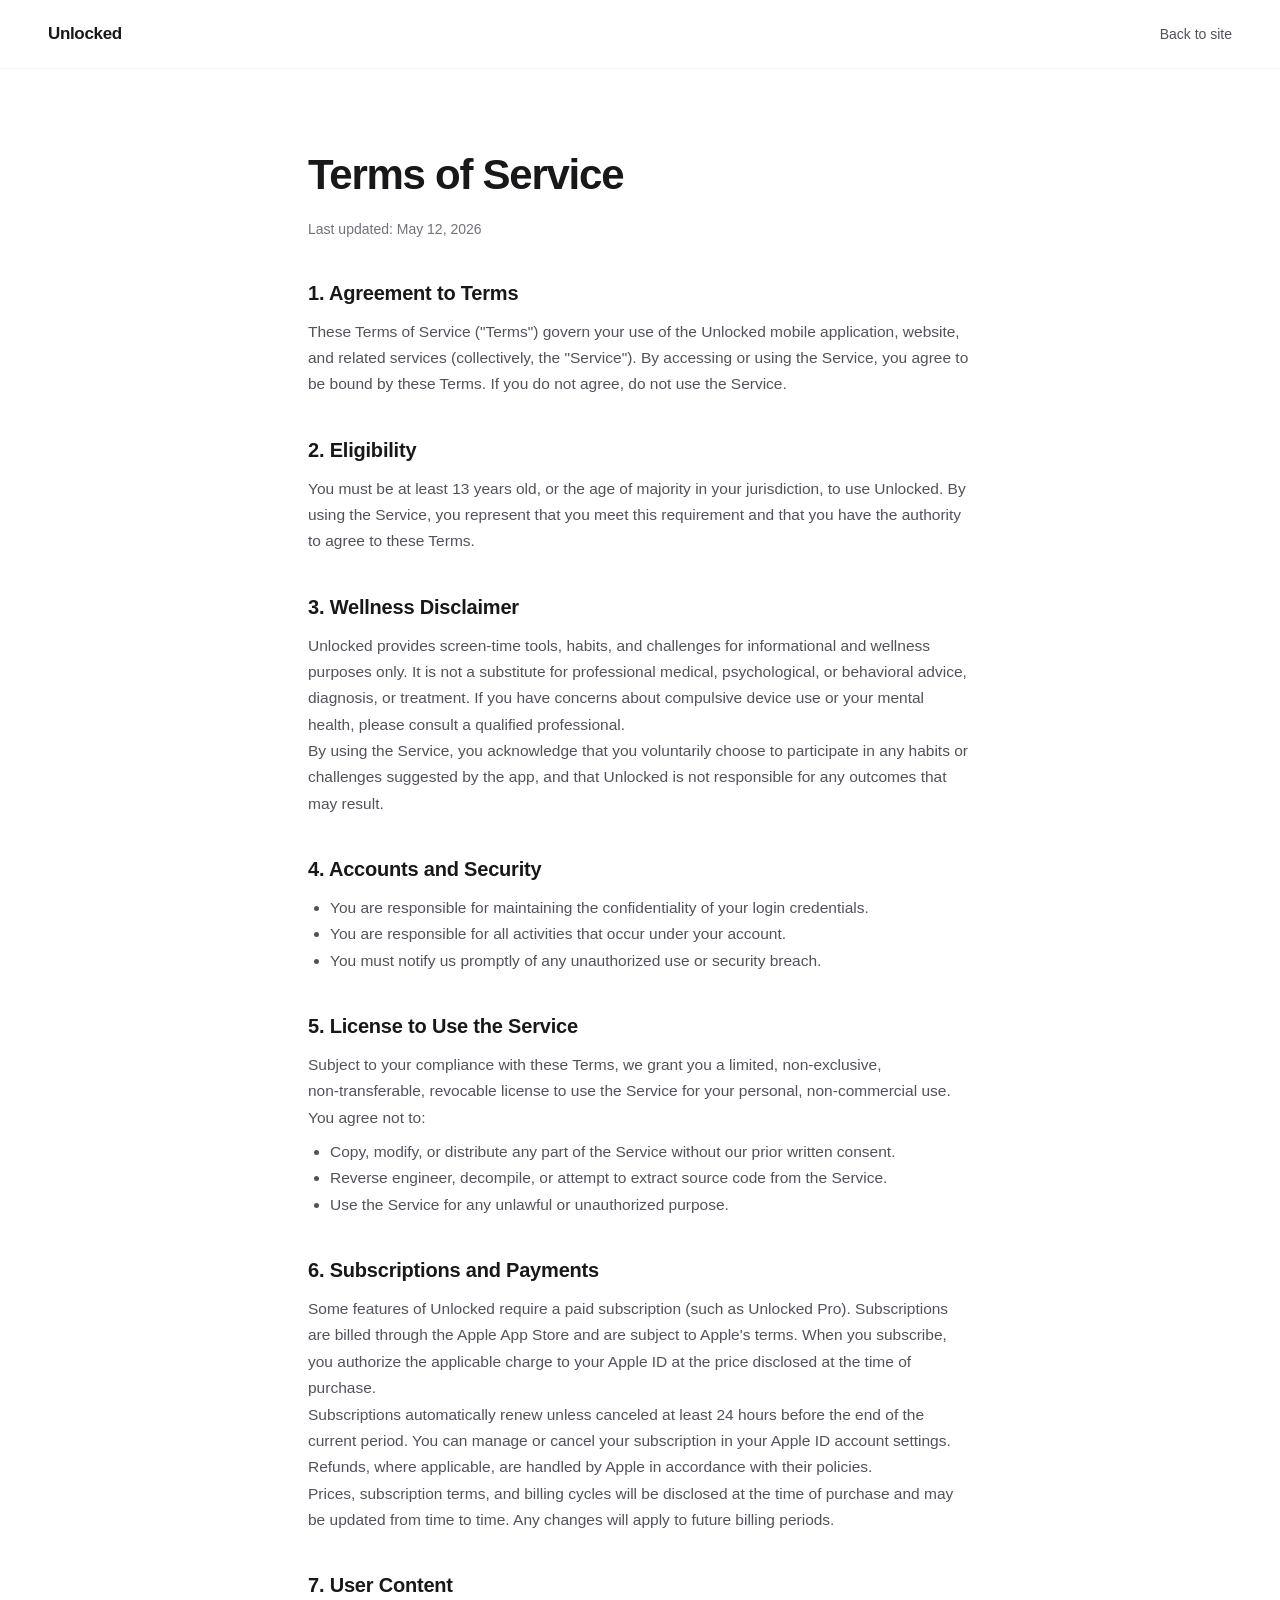
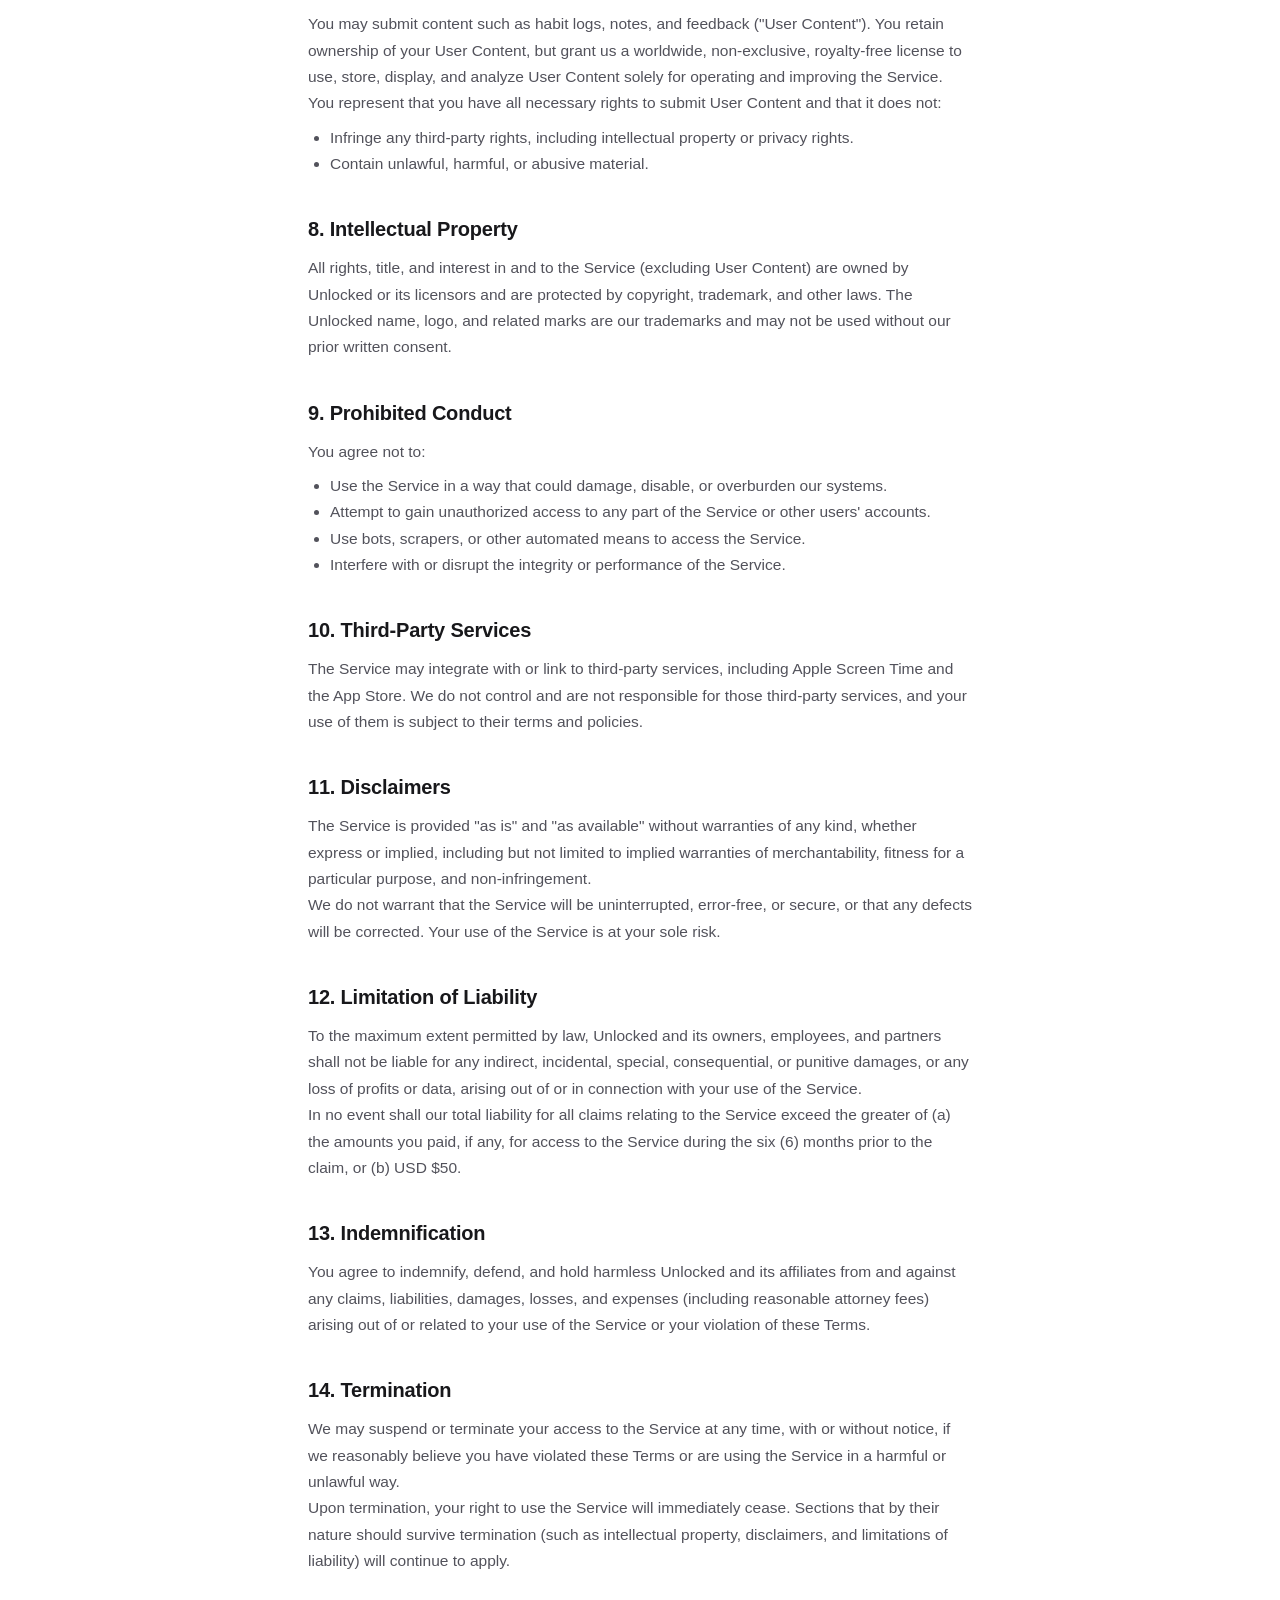
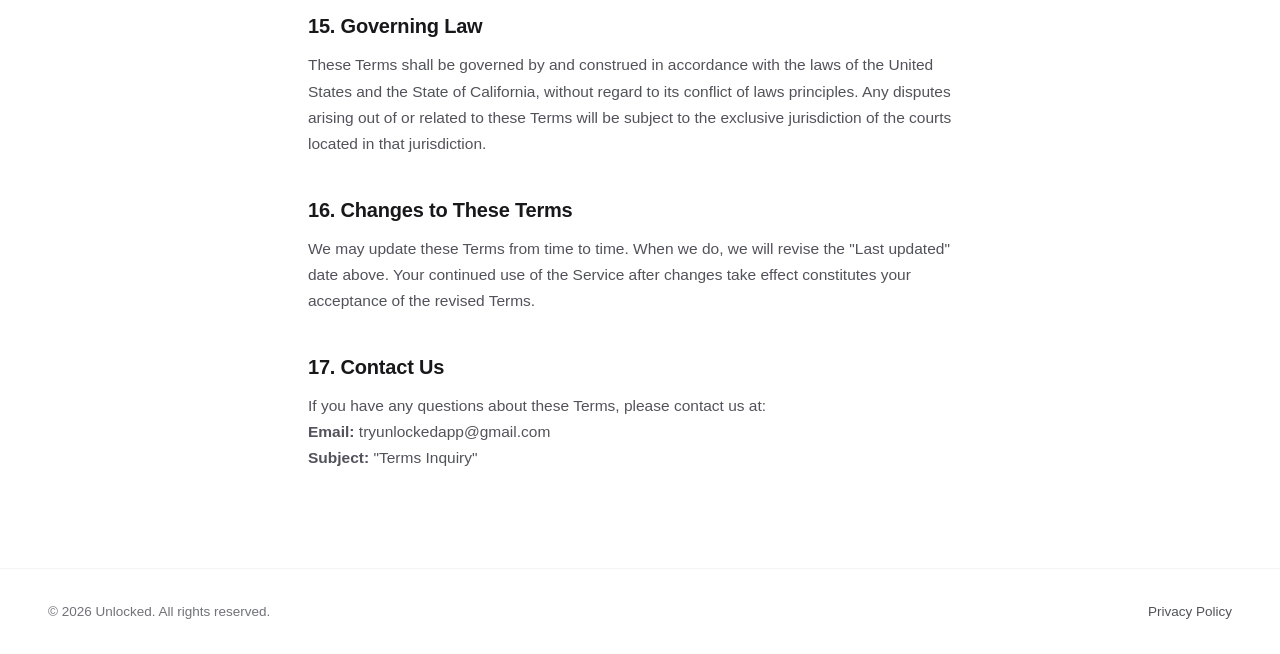
<file: terms.html>
<!DOCTYPE html>
<html lang="en">
<head>
  <meta charset="UTF-8" />
  <title>Unlocked – Terms of Service</title>
  <meta name="viewport" content="width=device-width, initial-scale=1" />
  <link rel="icon" type="image/png" href="assets/images/favicon.png" />
  <link rel="apple-touch-icon" href="assets/images/favicon.png" />
  <meta name="theme-color" content="#0a0a0a" />
  <link rel="stylesheet" href="styles.css" />
</head>
<body class="page page--light">
  <header class="header header--simple">
    <div class="container header__inner">
      <a href="index.html" class="logo">
        <span class="logo__text">Unlocked</span>
      </a>
      <a href="index.html" class="nav__link nav__link--muted">Back to site</a>
    </div>
  </header>

  <main class="legal">
    <div class="container legal__inner">
      <h1 class="legal__title">Terms of Service</h1>
      <p class="legal__updated">Last updated: <span>May 12, 2026</span></p>

      <section class="legal__section">
        <h2>1. Agreement to Terms</h2>
        <p>
          These Terms of Service (&quot;Terms&quot;) govern your use of the Unlocked mobile application, website, and related services
          (collectively, the &quot;Service&quot;). By accessing or using the Service, you agree to be bound by these Terms. If you do not
          agree, do not use the Service.
        </p>
      </section>

      <section class="legal__section">
        <h2>2. Eligibility</h2>
        <p>
          You must be at least 13 years old, or the age of majority in your jurisdiction, to use Unlocked. By using the Service, you
          represent that you meet this requirement and that you have the authority to agree to these Terms.
        </p>
      </section>

      <section class="legal__section">
        <h2>3. Wellness Disclaimer</h2>
        <p>
          Unlocked provides screen-time tools, habits, and challenges for informational and wellness purposes only. It is not a substitute
          for professional medical, psychological, or behavioral advice, diagnosis, or treatment. If you have concerns about compulsive
          device use or your mental health, please consult a qualified professional.
        </p>
        <p>
          By using the Service, you acknowledge that you voluntarily choose to participate in any habits or challenges suggested by the
          app, and that Unlocked is not responsible for any outcomes that may result.
        </p>
      </section>

      <section class="legal__section">
        <h2>4. Accounts and Security</h2>
        <ul>
          <li>You are responsible for maintaining the confidentiality of your login credentials.</li>
          <li>You are responsible for all activities that occur under your account.</li>
          <li>You must notify us promptly of any unauthorized use or security breach.</li>
        </ul>
      </section>

      <section class="legal__section">
        <h2>5. License to Use the Service</h2>
        <p>
          Subject to your compliance with these Terms, we grant you a limited, non‑exclusive, non‑transferable, revocable license to use
          the Service for your personal, non‑commercial use.
        </p>
        <p>You agree not to:</p>
        <ul>
          <li>Copy, modify, or distribute any part of the Service without our prior written consent.</li>
          <li>Reverse engineer, decompile, or attempt to extract source code from the Service.</li>
          <li>Use the Service for any unlawful or unauthorized purpose.</li>
        </ul>
      </section>

      <section class="legal__section">
        <h2>6. Subscriptions and Payments</h2>
        <p>
          Some features of Unlocked require a paid subscription (such as Unlocked Pro). Subscriptions are billed through the Apple App
          Store and are subject to Apple&apos;s terms. When you subscribe, you authorize the applicable charge to your Apple ID at the
          price disclosed at the time of purchase.
        </p>
        <p>
          Subscriptions automatically renew unless canceled at least 24 hours before the end of the current period. You can manage or
          cancel your subscription in your Apple ID account settings. Refunds, where applicable, are handled by Apple in accordance with
          their policies.
        </p>
        <p>
          Prices, subscription terms, and billing cycles will be disclosed at the time of purchase and may be updated from time to time.
          Any changes will apply to future billing periods.
        </p>
      </section>

      <section class="legal__section">
        <h2>7. User Content</h2>
        <p>
          You may submit content such as habit logs, notes, and feedback (&quot;User Content&quot;). You retain ownership of your User
          Content, but grant us a worldwide, non‑exclusive, royalty‑free license to use, store, display, and analyze User Content solely
          for operating and improving the Service.
        </p>
        <p>You represent that you have all necessary rights to submit User Content and that it does not:</p>
        <ul>
          <li>Infringe any third‑party rights, including intellectual property or privacy rights.</li>
          <li>Contain unlawful, harmful, or abusive material.</li>
        </ul>
      </section>

      <section class="legal__section">
        <h2>8. Intellectual Property</h2>
        <p>
          All rights, title, and interest in and to the Service (excluding User Content) are owned by Unlocked or its licensors and are
          protected by copyright, trademark, and other laws. The Unlocked name, logo, and related marks are our trademarks and may not be
          used without our prior written consent.
        </p>
      </section>

      <section class="legal__section">
        <h2>9. Prohibited Conduct</h2>
        <p>You agree not to:</p>
        <ul>
          <li>Use the Service in a way that could damage, disable, or overburden our systems.</li>
          <li>Attempt to gain unauthorized access to any part of the Service or other users&apos; accounts.</li>
          <li>Use bots, scrapers, or other automated means to access the Service.</li>
          <li>Interfere with or disrupt the integrity or performance of the Service.</li>
        </ul>
      </section>

      <section class="legal__section">
        <h2>10. Third‑Party Services</h2>
        <p>
          The Service may integrate with or link to third‑party services, including Apple Screen Time and the App Store. We do not
          control and are not responsible for those third‑party services, and your use of them is subject to their terms and policies.
        </p>
      </section>

      <section class="legal__section">
        <h2>11. Disclaimers</h2>
        <p>
          The Service is provided &quot;as is&quot; and &quot;as available&quot; without warranties of any kind, whether express or
          implied, including but not limited to implied warranties of merchantability, fitness for a particular purpose, and
          non‑infringement.
        </p>
        <p>
          We do not warrant that the Service will be uninterrupted, error‑free, or secure, or that any defects will be corrected. Your
          use of the Service is at your sole risk.
        </p>
      </section>

      <section class="legal__section">
        <h2>12. Limitation of Liability</h2>
        <p>
          To the maximum extent permitted by law, Unlocked and its owners, employees, and partners shall not be liable for any indirect,
          incidental, special, consequential, or punitive damages, or any loss of profits or data, arising out of or in connection with
          your use of the Service.
        </p>
        <p>
          In no event shall our total liability for all claims relating to the Service exceed the greater of (a) the amounts you paid, if
          any, for access to the Service during the six (6) months prior to the claim, or (b) USD $50.
        </p>
      </section>

      <section class="legal__section">
        <h2>13. Indemnification</h2>
        <p>
          You agree to indemnify, defend, and hold harmless Unlocked and its affiliates from and against any claims, liabilities,
          damages, losses, and expenses (including reasonable attorney fees) arising out of or related to your use of the Service or your
          violation of these Terms.
        </p>
      </section>

      <section class="legal__section">
        <h2>14. Termination</h2>
        <p>
          We may suspend or terminate your access to the Service at any time, with or without notice, if we reasonably believe you have
          violated these Terms or are using the Service in a harmful or unlawful way.
        </p>
        <p>
          Upon termination, your right to use the Service will immediately cease. Sections that by their nature should survive
          termination (such as intellectual property, disclaimers, and limitations of liability) will continue to apply.
        </p>
      </section>

      <section class="legal__section">
        <h2>15. Governing Law</h2>
        <p>
          These Terms shall be governed by and construed in accordance with the laws of the United States and the State of California,
          without regard to its conflict of laws principles. Any disputes arising out of or related to these Terms will be subject to the
          exclusive jurisdiction of the courts located in that jurisdiction.
        </p>
      </section>

      <section class="legal__section">
        <h2>16. Changes to These Terms</h2>
        <p>
          We may update these Terms from time to time. When we do, we will revise the &quot;Last updated&quot; date above. Your
          continued use of the Service after changes take effect constitutes your acceptance of the revised Terms.
        </p>
      </section>

      <section class="legal__section">
        <h2>17. Contact Us</h2>
        <p>
          If you have any questions about these Terms, please contact us at:
        </p>
        <p>
          <strong>Email:</strong> tryunlockedapp@gmail.com<br />
          <strong>Subject:</strong> &quot;Terms Inquiry&quot;
        </p>
      </section>
    </div>
  </main>

  <footer class="footer footer--legal">
    <div class="container footer__inner">
      <span>&copy; <span id="year"></span> Unlocked. All rights reserved.</span>
      <a href="privacy.html" class="footer__link">Privacy Policy</a>
    </div>
    <script>
      document.getElementById('year').textContent = new Date().getFullYear();
    </script>
  </footer>
</body>
</html>
</file>
<file: styles.css>
/* ==========================================================================
   Unlocked — light, premium landing (Erly-inspired)
   ========================================================================== */

:root {
  --bg: #ffffff;
  --bg-band: #fafafa;
  --ink-900: #18181b;
  --ink-700: #3f3f46;
  --ink-600: #52525b;
  --ink-500: #71717a;
  --ring: #e4e4e7;
  --ring-soft: #f4f4f5;
  --pill-bg: #f4f4f5;
  --amber: #f59e0b;
  --orange: #f97316;
  --blue: #2f6fed;
  --radius-card: 20px;
  --font: "Inter", -apple-system, BlinkMacSystemFont, "Segoe UI", Helvetica, Arial, sans-serif;
}

* {
  margin: 0;
  padding: 0;
  box-sizing: border-box;
}

html {
  scroll-behavior: smooth;
}

body {
  font-family: var(--font);
  background: var(--bg);
  color: var(--ink-900);
  line-height: 1.6;
  -webkit-font-smoothing: antialiased;
  text-rendering: optimizeLegibility;
  overflow-x: hidden;
}

img {
  max-width: 100%;
  display: block;
}

a {
  color: inherit;
  text-decoration: none;
}

.container {
  max-width: 1300px;
  margin: 0 auto;
  padding: 0 24px;
}

@media (min-width: 1024px) {
  .container {
    padding: 0 48px;
  }
}

/* --------------------------------------------------------------------------
   Header — logo hard left, floating centered nav, App Store badge right
   -------------------------------------------------------------------------- */

.site-header {
  position: sticky;
  top: 0;
  z-index: 50;
  background: rgba(255, 255, 255, 0.85);
  backdrop-filter: blur(12px);
  -webkit-backdrop-filter: blur(12px);
  border-bottom: 1px solid var(--ring-soft);
}

.site-header__inner {
  display: grid;
  grid-template-columns: 1fr auto 1fr;
  align-items: center;
  height: 72px;
  padding: 0 24px;
}

@media (min-width: 1024px) {
  .site-header__inner {
    padding: 0 40px;
  }
}

.site-header__brand {
  grid-column: 1;
  display: inline-flex;
  align-items: center;
  gap: 10px;
  justify-self: start;
}

.site-header__logo {
  width: 42px;
  height: 42px;
  border-radius: 10px;
}

.site-header__name {
  font-size: 19px;
  font-weight: 700;
  letter-spacing: -0.02em;
}

.site-nav {
  grid-column: 2;
  display: none;
  justify-self: center;
  align-items: center;
  gap: 32px;
}

@media (min-width: 820px) {
  .site-nav {
    display: flex;
  }
}

.site-nav__link {
  font-size: 14px;
  color: var(--ink-600);
  transition: color 0.15s ease;
}

.site-nav__link:hover {
  color: var(--ink-900);
}

.site-header__cta {
  grid-column: 3;
  justify-self: end;
  display: flex;
  align-items: center;
}

/* App Store badge (inline SVG) */

.store-badge {
  display: inline-block;
  line-height: 0;
  transition: opacity 0.15s ease, transform 0.15s ease;
}

.store-badge:hover {
  opacity: 0.8;
}

.store-badge svg {
  height: 40px;
  width: auto;
}

.store-badge--cta svg {
  height: 56px;
}

.store-badge--hero svg {
  height: 64px;
}

@media (min-width: 640px) {
  .store-badge--hero svg {
    height: 80px;
  }
}

/* --------------------------------------------------------------------------
   Hero
   -------------------------------------------------------------------------- */

.hero {
  padding: 72px 0 96px;
  overflow: hidden;
}

@media (min-width: 1024px) {
  .hero {
    padding: 96px 0 128px;
  }
}

.hero__grid {
  display: grid;
  gap: 64px;
  align-items: center;
}

@media (min-width: 1024px) {
  .hero__grid {
    grid-template-columns: 1.05fr 1fr;
  }
}

.hero__badge {
  display: flex;
  flex-wrap: wrap;
  align-items: center;
  gap: 12px;
}

.hero__rating-pill {
  display: inline-flex;
  align-items: center;
  gap: 7px;
  border-radius: 999px;
  background: #fff;
  box-shadow: inset 0 0 0 1px var(--ring), 0 1px 2px rgba(0, 0, 0, 0.04);
  padding: 7px 14px;
  font-size: 13px;
  color: var(--ink-600);
  white-space: nowrap;
}

.hero__rating-pill strong {
  color: var(--ink-900);
  font-weight: 600;
}

.hero__rating-divider {
  width: 1px;
  height: 14px;
  background: var(--ring);
}

.hero__star {
  display: inline-block;
  width: 15px;
  height: 15px;
  fill: var(--amber);
  flex-shrink: 0;
}

.hero__title {
  margin-top: 24px;
  font-size: clamp(44px, 7vw, 68px);
  font-weight: 800;
  letter-spacing: -0.03em;
  line-height: 1.05;
}

.hero__title em {
  font-style: italic;
}

.hero__subtitle {
  margin-top: 24px;
  max-width: 520px;
  font-size: 18px;
  line-height: 1.65;
  color: var(--ink-600);
}

@media (min-width: 640px) {
  .hero__subtitle {
    font-size: 20px;
  }
}

.hero__actions {
  margin-top: 32px;
  display: flex;
  align-items: center;
  gap: 24px;
  flex-wrap: wrap;
}

.hero__meta {
  margin-top: 28px;
  font-size: 14px;
  color: var(--ink-500);
}

/* Hero device duo */

.hero__device {
  position: relative;
  height: 430px;
  max-width: 500px;
  width: 100%;
  margin: 0 auto;
}

@media (min-width: 640px) {
  .hero__device {
    height: 580px;
  }
}

.hero__glow {
  position: absolute;
  inset: 0;
  z-index: 0;
  border-radius: 50%;
  background: rgba(228, 228, 231, 0.55);
  filter: blur(64px);
}

.phone {
  position: absolute;
  top: 50%;
  z-index: 1;
  width: 175px;
  background: #0b0b0f;
  border-radius: 32px;
  padding: 7px;
  box-shadow:
    0 25px 50px -12px rgba(0, 0, 0, 0.35),
    inset 0 0 0 2px rgba(255, 255, 255, 0.08);
}

@media (min-width: 640px) {
  .phone {
    width: 250px;
    border-radius: 42px;
    padding: 9px;
  }
}

.phone--left {
  left: 0;
  transform: translateY(-50%) rotate(-8deg);
  margin-top: 40px;
}

.phone--right {
  right: 0;
  transform: translateY(-50%) rotate(6deg);
}

.phone__notch {
  position: absolute;
  top: 15px;
  left: 50%;
  transform: translateX(-50%);
  width: 34%;
  height: 17px;
  background: #0b0b0f;
  border-radius: 999px;
  z-index: 2;
}

@media (min-width: 640px) {
  .phone__notch {
    top: 19px;
    height: 23px;
  }
}

.phone__screen {
  width: 100%;
  height: auto;
  border-radius: 25px;
}

@media (min-width: 640px) {
  .phone__screen {
    border-radius: 33px;
  }
}

/* --------------------------------------------------------------------------
   Sections
   -------------------------------------------------------------------------- */

.section {
  padding: 96px 0;
  scroll-margin-top: 80px;
}

@media (min-width: 1024px) {
  .section {
    padding: 120px 0;
  }
}

.section--band {
  background: var(--bg-band);
  border-top: 1px solid var(--ring-soft);
  border-bottom: 1px solid var(--ring-soft);
}

.section__header {
  max-width: 640px;
  margin: 0 auto;
  text-align: center;
}

.section__pill {
  display: inline-block;
  border-radius: 999px;
  background: var(--pill-bg);
  box-shadow: inset 0 0 0 1px var(--ring);
  padding: 5px 13px;
  font-size: 12px;
  font-weight: 500;
  color: var(--ink-700);
}

.section__title {
  margin-top: 24px;
  font-size: clamp(32px, 5vw, 48px);
  font-weight: 800;
  letter-spacing: -0.03em;
  line-height: 1.12;
}

.section__title em {
  font-style: italic;
}

.section__subtitle {
  margin-top: 18px;
  font-size: 18px;
  color: var(--ink-600);
}

/* --------------------------------------------------------------------------
   How it works
   -------------------------------------------------------------------------- */

.steps {
  margin-top: 64px;
  display: grid;
  gap: 48px;
}

@media (min-width: 1024px) {
  .steps {
    margin-top: 80px;
    grid-template-columns: repeat(3, 1fr);
    gap: 32px;
  }
}

.step {
  display: flex;
  flex-direction: column;
}

.step__number {
  font-size: 14px;
  font-weight: 700;
  letter-spacing: 0.12em;
  color: var(--ink-500);
}

.step__media {
  margin-top: 16px;
  border-radius: var(--radius-card);
  overflow: hidden;
  box-shadow: 0 1px 3px rgba(0, 0, 0, 0.08), 0 0 0 1px var(--ring-soft);
}

.step__media img {
  width: 100%;
  aspect-ratio: 4 / 5;
  object-fit: cover;
  transition: transform 0.4s ease;
}

.step:hover .step__media img {
  transform: scale(1.02);
}

.step__title {
  margin-top: 24px;
  font-size: 20px;
  font-weight: 700;
  letter-spacing: -0.01em;
}

.step__text {
  margin-top: 10px;
  font-size: 15.5px;
  line-height: 1.65;
  color: var(--ink-600);
}

/* --------------------------------------------------------------------------
   Features
   -------------------------------------------------------------------------- */

.features {
  margin-top: 64px;
  display: grid;
  grid-template-columns: 1fr;
  gap: 40px 32px;
}

@media (min-width: 640px) {
  .features {
    grid-template-columns: repeat(2, 1fr);
  }
}

@media (min-width: 1024px) {
  .features {
    margin-top: 80px;
    grid-template-columns: repeat(4, 1fr);
  }
}

.feature {
  display: flex;
  flex-direction: column;
  align-items: flex-start;
}

.feature__icon {
  width: 44px;
  height: 44px;
  border-radius: 12px;
  background: var(--pill-bg);
  box-shadow: inset 0 0 0 1px var(--ring);
  display: flex;
  align-items: center;
  justify-content: center;
  color: var(--ink-900);
}

.feature__icon svg {
  width: 22px;
  height: 22px;
}

.feature__title {
  margin-top: 20px;
  font-size: 17px;
  font-weight: 700;
  letter-spacing: -0.01em;
}

.feature__text {
  margin-top: 8px;
  font-size: 15px;
  line-height: 1.65;
  color: var(--ink-600);
}

/* --------------------------------------------------------------------------
   Testimonials
   -------------------------------------------------------------------------- */

.testimonials {
  margin-top: 64px;
  display: grid;
  gap: 24px;
}

@media (min-width: 1024px) {
  .testimonials {
    grid-template-columns: repeat(3, 1fr);
  }
}

.testimonial {
  background: #fff;
  border-radius: var(--radius-card);
  box-shadow: 0 1px 3px rgba(0, 0, 0, 0.06), 0 0 0 1px var(--ring-soft);
  padding: 28px;
  display: flex;
  flex-direction: column;
}

.review-stars {
  display: flex;
  gap: 3px;
}

.review-stars svg {
  width: 17px;
  height: 17px;
  fill: var(--amber);
}

.review-stars svg.is-empty {
  fill: var(--ring);
}

.testimonial__title {
  margin-top: 16px;
  font-size: 16.5px;
  font-weight: 700;
  letter-spacing: -0.01em;
}

.testimonial__quote {
  margin-top: 10px;
  font-size: 15px;
  line-height: 1.65;
  color: var(--ink-600);
  flex: 1;
}

.testimonial__author {
  margin-top: 22px;
  display: flex;
  align-items: center;
  gap: 12px;
}

.avatar {
  width: 40px;
  height: 40px;
  border-radius: 999px;
  color: #fff;
  font-size: 13px;
  font-weight: 700;
  display: flex;
  align-items: center;
  justify-content: center;
  flex-shrink: 0;
}

.testimonial__name {
  font-size: 14px;
  font-weight: 600;
}

.testimonial__meta {
  font-size: 12.5px;
  color: var(--ink-500);
}

/* --------------------------------------------------------------------------
   CTA
   -------------------------------------------------------------------------- */

.cta {
  padding: 96px 0;
  background: var(--bg-band);
  border-top: 1px solid var(--ring-soft);
  border-bottom: 1px solid var(--ring-soft);
}

@media (min-width: 1024px) {
  .cta {
    padding: 120px 0;
  }
}

.cta__inner {
  display: flex;
  flex-direction: column;
  align-items: center;
  text-align: center;
}

.cta__title {
  margin-top: 24px;
  font-size: clamp(32px, 5vw, 52px);
  font-weight: 800;
  letter-spacing: -0.03em;
  line-height: 1.1;
}

.cta__title em {
  font-style: italic;
}

.cta__subtitle {
  margin-top: 18px;
  max-width: 520px;
  font-size: 18px;
  color: var(--ink-600);
}

.cta .store-badge {
  margin-top: 36px;
}

/* --------------------------------------------------------------------------
   FAQ
   -------------------------------------------------------------------------- */

.faq__container {
  max-width: 880px;
}

.faq {
  margin-top: 56px;
  border-top: 1px solid var(--ring);
  border-bottom: 1px solid var(--ring);
}

.faq__item + .faq__item {
  border-top: 1px solid var(--ring);
}

.faq__question {
  display: flex;
  width: 100%;
  align-items: center;
  justify-content: space-between;
  gap: 24px;
  padding: 20px 16px;
  background: none;
  border: none;
  cursor: pointer;
  font-family: var(--font);
  font-size: 16px;
  font-weight: 600;
  color: var(--ink-900);
  text-align: left;
  letter-spacing: -0.01em;
  transition: background 0.15s ease;
}

.faq__question:hover {
  background: var(--bg-band);
}

.faq__chevron {
  width: 18px;
  height: 18px;
  flex-shrink: 0;
  color: var(--ink-500);
  transition: transform 0.2s ease;
}

.faq__item.is-open .faq__chevron {
  transform: rotate(180deg);
}

.faq__answer {
  display: none;
  padding: 0 16px 22px;
}

.faq__item.is-open .faq__answer {
  display: block;
}

.faq__answer p {
  max-width: 680px;
  font-size: 15.5px;
  line-height: 1.7;
  color: var(--ink-600);
}

/* --------------------------------------------------------------------------
   Support
   -------------------------------------------------------------------------- */

.section--support {
  padding: 80px 0;
}

.support__link {
  color: var(--ink-900);
  font-weight: 600;
  border-bottom: 1px solid var(--ring);
  transition: border-color 0.15s ease;
}

.support__link:hover {
  border-color: var(--ink-500);
}

/* --------------------------------------------------------------------------
   Footer
   -------------------------------------------------------------------------- */

.site-footer {
  border-top: 1px solid var(--ring-soft);
  padding: 56px 0;
}

.site-footer__inner {
  display: grid;
  gap: 40px;
}

@media (min-width: 820px) {
  .site-footer__inner {
    grid-template-columns: 1fr auto auto;
    align-items: start;
    gap: 64px;
  }
}

.site-footer__brand {
  display: flex;
  align-items: center;
  gap: 14px;
}

.site-footer__logo {
  width: 96px;
  height: 96px;
  border-radius: 22px;
}

.site-footer__name {
  font-size: 22px;
  font-weight: 700;
  letter-spacing: -0.01em;
}

.site-footer__tagline {
  font-size: 15px;
  color: var(--ink-500);
}

.site-footer__legal {
  display: flex;
  flex-direction: column;
  gap: 8px;
}

.site-footer__legal-title {
  font-size: 13px;
  font-weight: 600;
  text-transform: uppercase;
  letter-spacing: 0.08em;
  color: var(--ink-500);
  margin-bottom: 4px;
}

.site-footer__link {
  font-size: 14px;
  color: var(--ink-600);
  transition: color 0.15s ease;
}

.site-footer__link:hover {
  color: var(--ink-900);
}

.site-footer__meta {
  font-size: 13.5px;
  color: var(--ink-500);
  align-self: end;
}

/* --------------------------------------------------------------------------
   Reveal-on-scroll
   -------------------------------------------------------------------------- */

.reveal {
  opacity: 0;
  transform: translateY(18px);
  transition: opacity 0.6s ease, transform 0.6s ease;
}

.reveal.is-visible {
  opacity: 1;
  transform: none;
}

.reveal-delay-1.is-visible {
  transition-delay: 0.08s;
}

.reveal-delay-2.is-visible {
  transition-delay: 0.16s;
}

.reveal-delay-3.is-visible {
  transition-delay: 0.24s;
}

/* Hero device container must not shift — phones inside carry their own transforms */
.hero__device.reveal {
  transform: none;
}

@media (prefers-reduced-motion: reduce) {
  html {
    scroll-behavior: auto;
  }

  .reveal {
    opacity: 1;
    transform: none;
    transition: none;
  }
}

/* --------------------------------------------------------------------------
   Legal pages (privacy.html / terms.html)
   -------------------------------------------------------------------------- */

.page--light {
  background: var(--bg);
  color: var(--ink-900);
}

.header--simple {
  border-bottom: 1px solid var(--ring-soft);
}

.header__inner {
  display: flex;
  align-items: center;
  justify-content: space-between;
  height: 68px;
}

.logo {
  display: inline-flex;
  align-items: center;
  gap: 10px;
}

.logo__text {
  font-size: 17px;
  font-weight: 700;
  letter-spacing: -0.02em;
}

.nav__link {
  font-size: 14px;
  color: var(--ink-600);
  transition: color 0.15s ease;
}

.nav__link:hover,
.nav__link--muted:hover {
  color: var(--ink-900);
}

.legal {
  padding: 72px 0 96px;
}

.legal__inner {
  max-width: 760px;
}

.legal__title {
  font-size: clamp(30px, 4.5vw, 42px);
  font-weight: 800;
  letter-spacing: -0.03em;
}

.legal__updated {
  margin-top: 10px;
  font-size: 14px;
  color: var(--ink-500);
}

.legal__section {
  margin-top: 36px;
}

.legal__section h2 {
  font-size: 20px;
  font-weight: 700;
  letter-spacing: -0.01em;
  margin-bottom: 10px;
}

.legal__section p,
.legal__section li {
  font-size: 15.5px;
  line-height: 1.7;
  color: var(--ink-600);
}

.legal__section ul {
  padding-left: 22px;
  margin-top: 8px;
}

.footer--legal {
  border-top: 1px solid var(--ring-soft);
  padding: 32px 0;
}

.footer__inner {
  display: flex;
  flex-wrap: wrap;
  align-items: center;
  justify-content: space-between;
  gap: 16px;
  font-size: 13.5px;
  color: var(--ink-500);
}

.footer__link {
  font-size: 13.5px;
  color: var(--ink-600);
}

.footer__link:hover {
  color: var(--ink-900);
}
</file>
